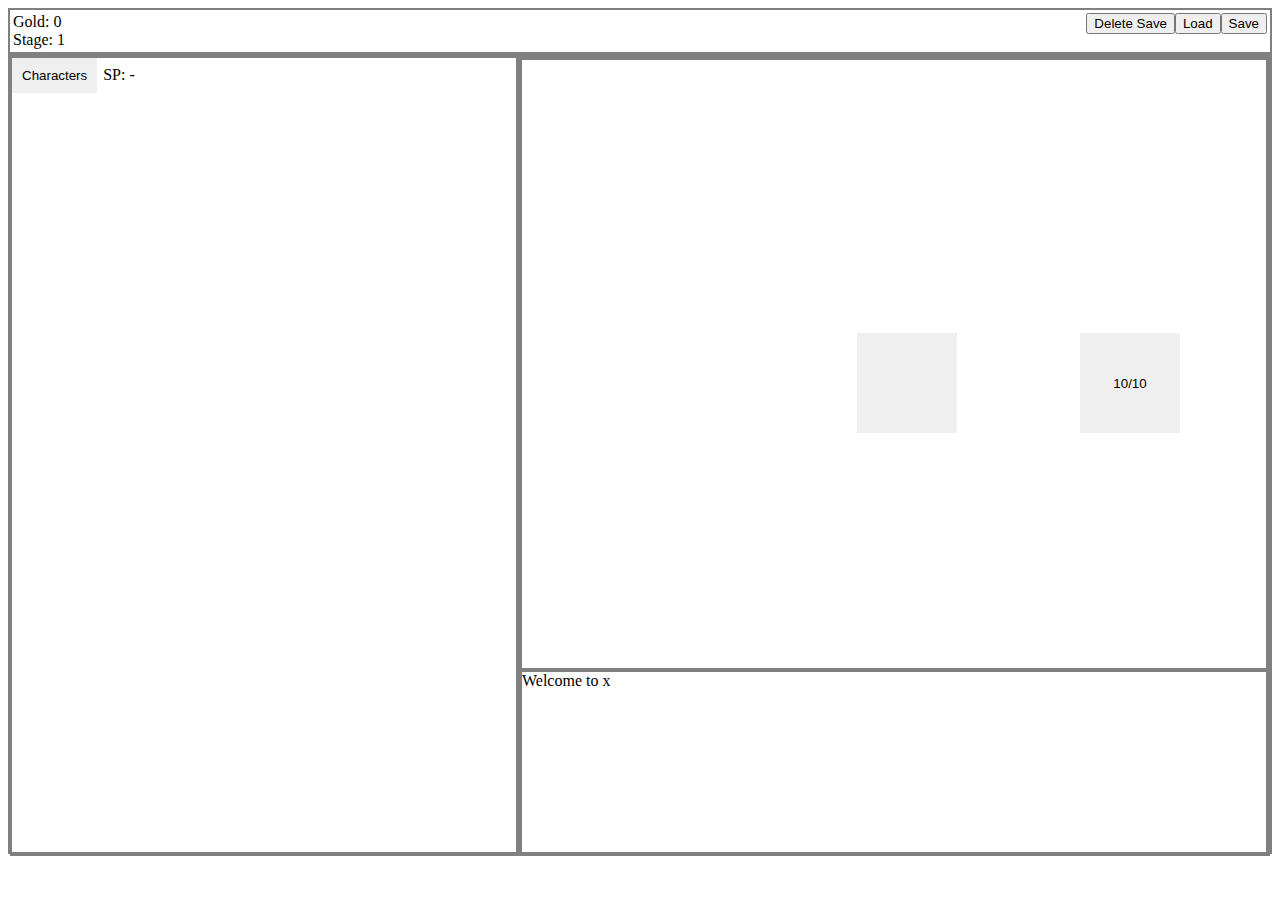
<file: TMS/index.html>
<html>

<head>
    <link rel="stylesheet" type="text/css" href="ui.css">
    </link>
</head>

<body>
    <div id="header">
        <div id="header-container">
            <button class="save" onClick="save()">Save</button>
            <button class="load" onclick="load()">Load</button>
            <button class="clear-save" onClick="clearSave()">Delete Save</button>
            Gold: <span id="gold">0</span>
            <br>
            Stage: <span id="stage">1</span>
        </div>

    </div>
    <div id="body">
        <div id="left">
            <div id="currentCharStats">
                <div id="charStatsHeader">
                    <div class="charDropdown">
                        <button onClick="dropdown()" class="dropdownButton">Characters</button>
                        <div id="charListDropdown" class="dropdown-content">
                        </div>
                    
                    </div>
                    <div id="SPheaderdiv">
                        <div class="spdiv">SP: <span id="spdisplay">-</span></div>
                    </div>
                    
                </div>
                <div id="statDisplay">
                        
                </div>
            </div>
        </div>
        <div id="right">
            <div id="party-div">
                <!--<button class="character" id="char1" disabled></button>
                    <button class="character" id="char2" disabled></button>
                    <button class="character" id="char3" disabled></button>
                    <button class="character" id="char4" disabled></button>-->
                <button class="character" id="char5"></button>
                <button id="enemy" onClick="clickAttack()">10/10</button>
            </div>
            <div id="combat-log">

            </div>
        </div>
    </div>
    <script type="text/javascript" src="utilities.js" defer></script>
    <script type="text/javascript" src="main.js" defer></script>
</body>
</html>
</file>
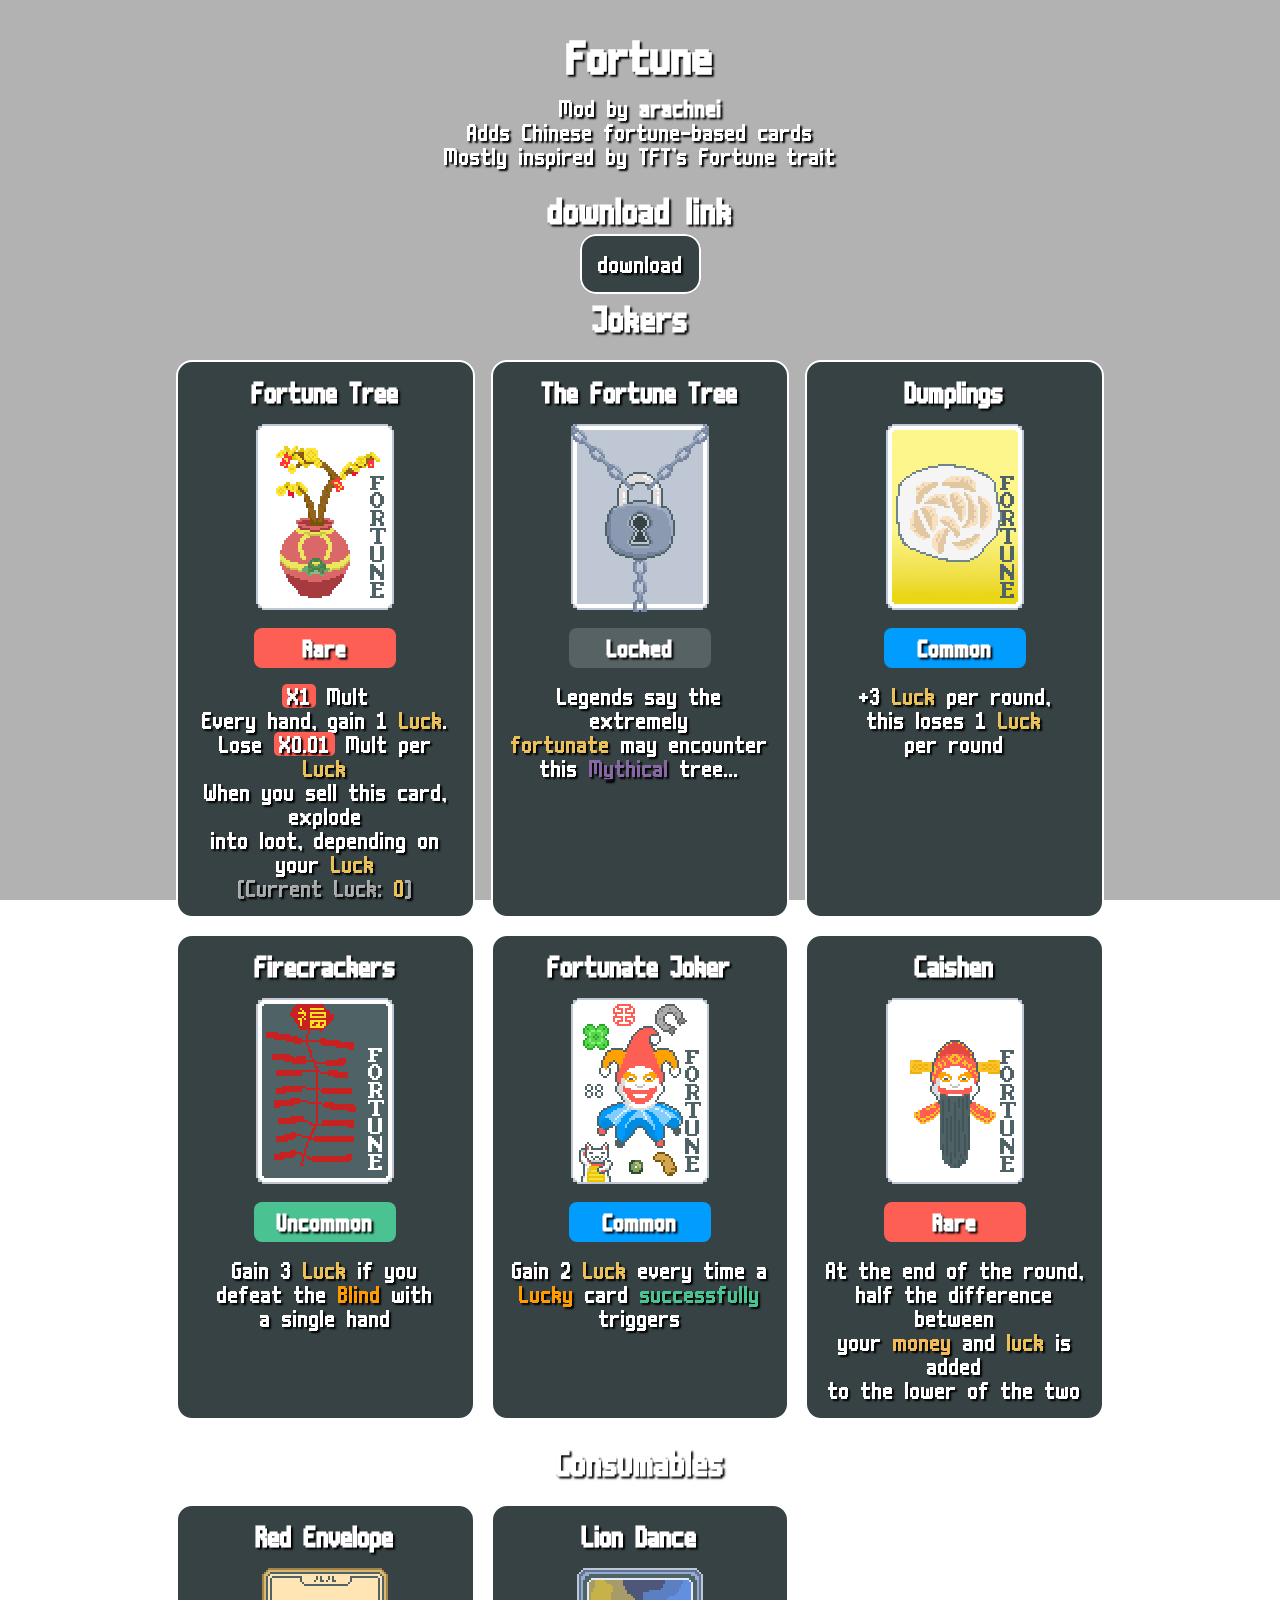
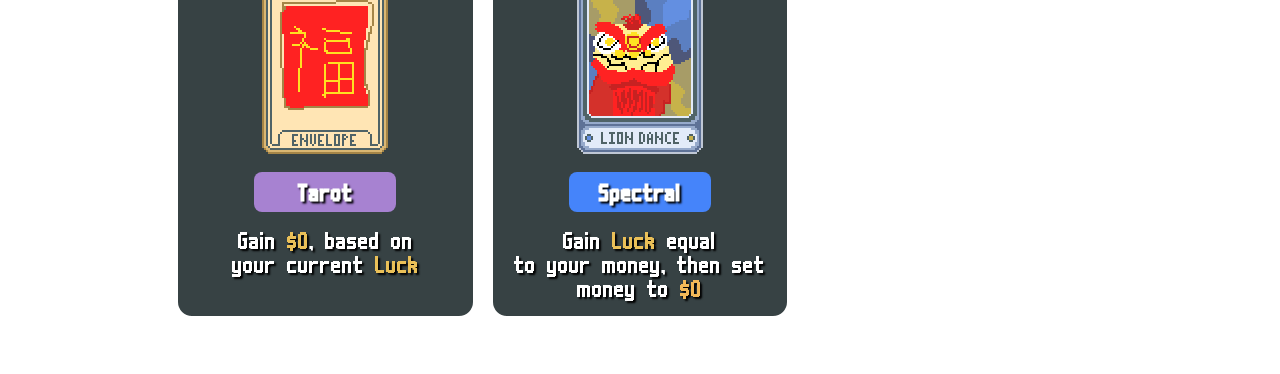
<file: balatro/arachnei_fortune/index.html>
<!DOCTYPE html>
<html lang="en">
<head>
  <meta charset="UTF-8">
  <meta name="viewport" content="width=device-width, initial-scale=1.0">
  <title>arachnei's Fortune</title>
  <script src="https://xemantic.github.io/shader-web-background/dist/shader-web-background.min.js"></script>
  <script type="x-shader/x-fragment" id="image">
    precision mediump float;
    #define SPIN_EASE 0.8
    #define spin_time 5.
    #define spin_amount 0.3
    #define contrast 3.

    // #define PIXEL_SIZE_FAC 700.

    // default colours
    // #define colour_1 vec4(1.0,0.3725490196,0.3333333333,1.0)
    // #define colour_2 vec4(0.0,0.6156862745,1.0,1.0)
    // #define colour_3 vec4(0.2156862745,0.2588235294,0.2666666667,1.0)
    
    #define colour_1 vec4(1.0,0.3725490196,0.3333333333,1.0)
    #define colour_2 vec4(1.0,0.8,0.15,1.0)
    #define colour_3 vec4(0.2156862745,0.2588235294,0.2666666667,1.0)

    uniform vec2 iResolution;
    uniform float iTime;

    void main( )
    {
      // uncomment to enable pixelated bg
      // float pixel_size = length(iResolution.xy)/PIXEL_SIZE_FAC;
      float pixel_size = 1.0;
      vec2 uv = (floor(gl_FragCoord.xy*(1./pixel_size))*pixel_size - 0.5*iResolution.xy)/length(iResolution.xy) - vec2(0.12, 0.);
      
      float uv_len = length(uv);
      
      float speed = (spin_time*SPIN_EASE*0.2) + 302.2;
      float new_pixel_angle = (atan(uv.y, uv.x)) + speed - SPIN_EASE*20.*(1.*spin_amount*uv_len + (1. - 1.*spin_amount));
      
      vec2 mid = vec2(0.5, 0.5);
      uv = (vec2((uv_len * cos(new_pixel_angle) + mid.x), (uv_len * sin(new_pixel_angle) + mid.y)) - mid);
      
      uv *= 30.;
      speed = iTime*(2.);
      vec2 uv2 = vec2(uv.x+uv.y);

      for(int i=0; i < 5; i++) {
        uv2 += sin(max(uv.x, uv.y)) + uv;
        uv  += 0.5*vec2(cos(5.1123314 + 0.353*uv2.y + speed*0.131121),sin(uv2.x - 0.113*speed));
        uv  -= 1.0*cos(uv.x + uv.y) - 1.0*sin(uv.x*0.711 - uv.y);
      }
      
      float contrast_mod = (0.25*contrast + 0.5*spin_amount + 1.2);
      float paint_res =min(2., max(0.,length(uv)*(0.035)*contrast_mod));
      float c1p = max(0.,1. - contrast_mod*abs(1.-paint_res));
      float c2p = max(0.,1. - contrast_mod*abs(paint_res));
      float c3p = 1. - min(1., c1p + c2p);

      // Output to screen
      gl_FragColor = (0.3/contrast)*colour_1 + (1. - 0.3/contrast)*(colour_1*c1p + colour_2*c2p + vec4(c3p*colour_3.rgb, c3p*colour_1.a));
    }
  </script>

  <link rel="stylesheet" href="style.css">
</head>
<body>
  <script>
    let t = 0;
    requestAnimationFrame(function update() {
      t += 1/120;
      requestAnimationFrame(update);
    });
    shaderWebBackground.shade({
      shaders: {
        image: {
          uniforms: {
            iResolution: (gl, loc, ctx) => gl.uniform2f(loc, ctx.width, ctx.height),
            iTime: (gl, loc, ctx) => gl.uniform1f(loc, t)
          }
        }
      }
    });
  </script>
  <div class="bg">
  </div>
  <main>
    <h1>Fortune</h1>
    <p>
      Mod by <b>arachnei</b><br>
      Adds Chinese fortune-based cards<br>
      Mostly inspired by TFT's Fortune trait
    </p>
    <br>
    <h2>download link</h2>
    <br>
    <a href="https://github.com/nicholassam6425/balatro-fortune" id="download">download</a>
    <br>
    <br>
    <div class="jokersfull">
      <h2>Jokers</h2>
      <br>
      <div class="jokers cards">
        
      </div>
      <br>
    </div>
    <div class="consumablesfull">
      <h2>Consumables</h2>
      <br>
      <div class="consumables cards">
        
      </div>
      <br>
    </div>
    <div class="cardmodsfull">
      <h2>card modifications</h2>
      <br>
      <div class="cardmods cards">
        
      </div>
      <br>
    </div>
    <div class="decksfull">
      <h2>decks</h2>
      <br>
      <div class="decks cards">
        
      </div>
      <br>
    </div>
    <div class="stickersfull">
      <h2>stickers</h2>
      <br>
      <div class="stickers cards">
        
      </div>
      <br>
    </div>
    <div class="blindsfull">
      <h2>blinds</h2>
      <br>
      <div class="blinds cards">
        
      </div>
      <br>
    </div>
  </main>
  <script src="addjokers.js" defer></script>
</body>
</html>
</file>
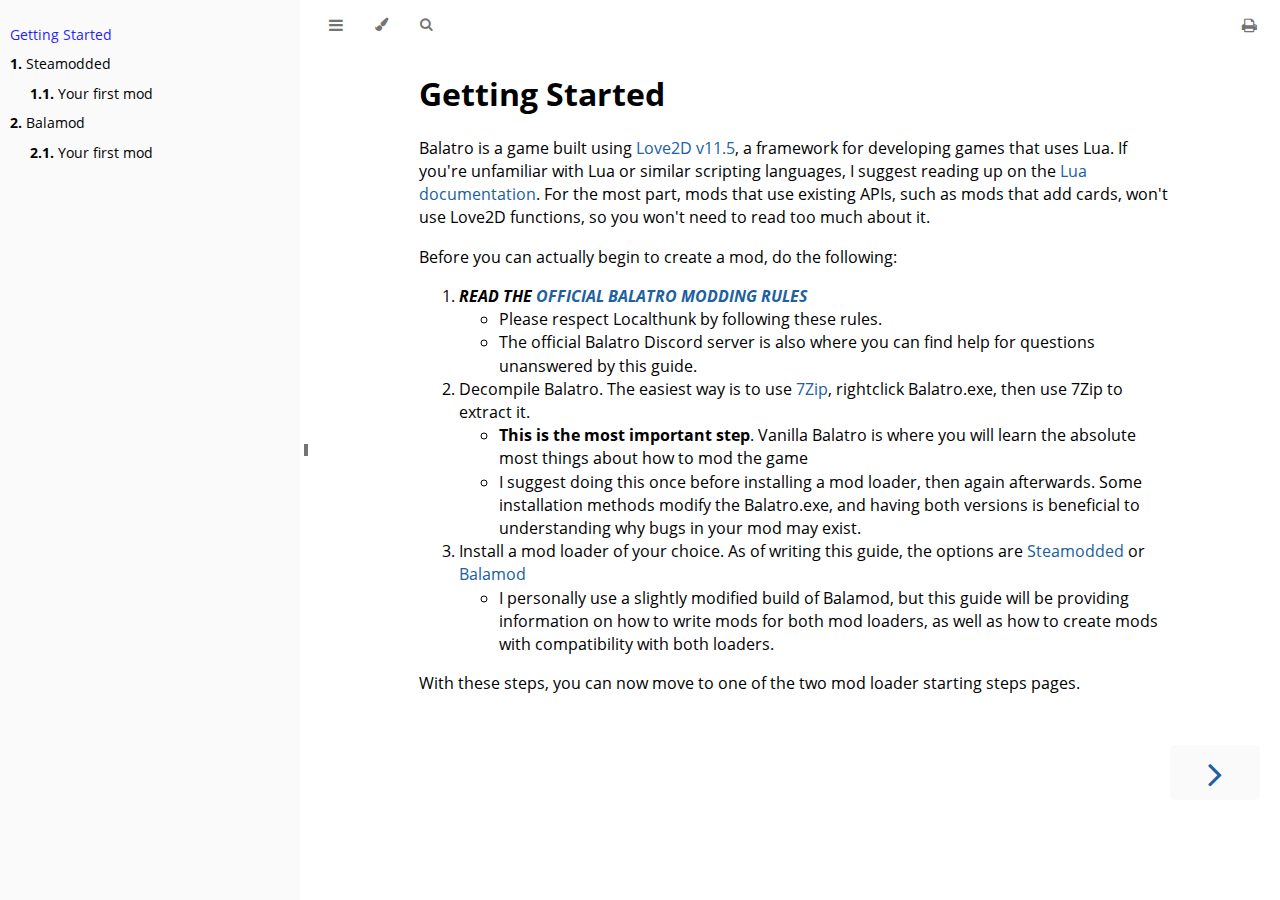
<file: balatro/modding_basics/index.html>
<!DOCTYPE HTML>
<html lang="en" class="light" dir="ltr">
    <head>
        <!-- Book generated using mdBook -->
        <meta charset="UTF-8">
        <title>Getting Started</title>


        <!-- Custom HTML head -->
        
        <meta name="description" content="">
        <meta name="viewport" content="width=device-width, initial-scale=1">
        <meta name="theme-color" content="#ffffff">

        <link rel="icon" href="favicon.svg">
        <link rel="shortcut icon" href="favicon.png">
        <link rel="stylesheet" href="css/variables.css">
        <link rel="stylesheet" href="css/general.css">
        <link rel="stylesheet" href="css/chrome.css">
        <link rel="stylesheet" href="css/print.css" media="print">

        <!-- Fonts -->
        <link rel="stylesheet" href="FontAwesome/css/font-awesome.css">
        <link rel="stylesheet" href="fonts/fonts.css">

        <!-- Highlight.js Stylesheets -->
        <link rel="stylesheet" href="highlight.css">
        <link rel="stylesheet" href="tomorrow-night.css">
        <link rel="stylesheet" href="ayu-highlight.css">

        <!-- Custom theme stylesheets -->

    </head>
    <body class="sidebar-visible no-js">
    <div id="body-container">
        <!-- Provide site root to javascript -->
        <script>
            var path_to_root = "";
            var default_theme = window.matchMedia("(prefers-color-scheme: dark)").matches ? "navy" : "light";
        </script>

        <!-- Work around some values being stored in localStorage wrapped in quotes -->
        <script>
            try {
                var theme = localStorage.getItem('mdbook-theme');
                var sidebar = localStorage.getItem('mdbook-sidebar');

                if (theme.startsWith('"') && theme.endsWith('"')) {
                    localStorage.setItem('mdbook-theme', theme.slice(1, theme.length - 1));
                }

                if (sidebar.startsWith('"') && sidebar.endsWith('"')) {
                    localStorage.setItem('mdbook-sidebar', sidebar.slice(1, sidebar.length - 1));
                }
            } catch (e) { }
        </script>

        <!-- Set the theme before any content is loaded, prevents flash -->
        <script>
            var theme;
            try { theme = localStorage.getItem('mdbook-theme'); } catch(e) { }
            if (theme === null || theme === undefined) { theme = default_theme; }
            var html = document.querySelector('html');
            html.classList.remove('light')
            html.classList.add(theme);
            var body = document.querySelector('body');
            body.classList.remove('no-js')
            body.classList.add('js');
        </script>

        <input type="checkbox" id="sidebar-toggle-anchor" class="hidden">

        <!-- Hide / unhide sidebar before it is displayed -->
        <script>
            var body = document.querySelector('body');
            var sidebar = null;
            var sidebar_toggle = document.getElementById("sidebar-toggle-anchor");
            if (document.body.clientWidth >= 1080) {
                try { sidebar = localStorage.getItem('mdbook-sidebar'); } catch(e) { }
                sidebar = sidebar || 'visible';
            } else {
                sidebar = 'hidden';
            }
            sidebar_toggle.checked = sidebar === 'visible';
            body.classList.remove('sidebar-visible');
            body.classList.add("sidebar-" + sidebar);
        </script>

        <nav id="sidebar" class="sidebar" aria-label="Table of contents">
            <div class="sidebar-scrollbox">
                <ol class="chapter"><li class="chapter-item expanded affix "><a href="chap1.html" class="active">Getting Started</a></li><li class="chapter-item expanded "><a href="steamodded/start.html"><strong aria-hidden="true">1.</strong> Steamodded</a></li><li><ol class="section"><li class="chapter-item expanded "><a href="steamodded/start.html"><strong aria-hidden="true">1.1.</strong> Your first mod</a></li></ol></li><li class="chapter-item expanded "><a href="balamod/start.html"><strong aria-hidden="true">2.</strong> Balamod</a></li><li><ol class="section"><li class="chapter-item expanded "><a href="balamod/start.html"><strong aria-hidden="true">2.1.</strong> Your first mod</a></li></ol></li></ol>
            </div>
            <div id="sidebar-resize-handle" class="sidebar-resize-handle">
                <div class="sidebar-resize-indicator"></div>
            </div>
        </nav>

        <!-- Track and set sidebar scroll position -->
        <script>
            var sidebarScrollbox = document.querySelector('#sidebar .sidebar-scrollbox');
            sidebarScrollbox.addEventListener('click', function(e) {
                if (e.target.tagName === 'A') {
                    sessionStorage.setItem('sidebar-scroll', sidebarScrollbox.scrollTop);
                }
            }, { passive: true });
            var sidebarScrollTop = sessionStorage.getItem('sidebar-scroll');
            sessionStorage.removeItem('sidebar-scroll');
            if (sidebarScrollTop) {
                // preserve sidebar scroll position when navigating via links within sidebar
                sidebarScrollbox.scrollTop = sidebarScrollTop;
            } else {
                // scroll sidebar to current active section when navigating via "next/previous chapter" buttons
                var activeSection = document.querySelector('#sidebar .active');
                if (activeSection) {
                    activeSection.scrollIntoView({ block: 'center' });
                }
            }
        </script>

        <div id="page-wrapper" class="page-wrapper">

            <div class="page">
                                <div id="menu-bar-hover-placeholder"></div>
                <div id="menu-bar" class="menu-bar sticky">
                    <div class="left-buttons">
                        <label id="sidebar-toggle" class="icon-button" for="sidebar-toggle-anchor" title="Toggle Table of Contents" aria-label="Toggle Table of Contents" aria-controls="sidebar">
                            <i class="fa fa-bars"></i>
                        </label>
                        <button id="theme-toggle" class="icon-button" type="button" title="Change theme" aria-label="Change theme" aria-haspopup="true" aria-expanded="false" aria-controls="theme-list">
                            <i class="fa fa-paint-brush"></i>
                        </button>
                        <ul id="theme-list" class="theme-popup" aria-label="Themes" role="menu">
                            <li role="none"><button role="menuitem" class="theme" id="light">Light</button></li>
                            <li role="none"><button role="menuitem" class="theme" id="rust">Rust</button></li>
                            <li role="none"><button role="menuitem" class="theme" id="coal">Coal</button></li>
                            <li role="none"><button role="menuitem" class="theme" id="navy">Navy</button></li>
                            <li role="none"><button role="menuitem" class="theme" id="ayu">Ayu</button></li>
                        </ul>
                        <button id="search-toggle" class="icon-button" type="button" title="Search. (Shortkey: s)" aria-label="Toggle Searchbar" aria-expanded="false" aria-keyshortcuts="S" aria-controls="searchbar">
                            <i class="fa fa-search"></i>
                        </button>
                    </div>

                    <h1 class="menu-title"></h1>

                    <div class="right-buttons">
                        <a href="print.html" title="Print this book" aria-label="Print this book">
                            <i id="print-button" class="fa fa-print"></i>
                        </a>

                    </div>
                </div>

                <div id="search-wrapper" class="hidden">
                    <form id="searchbar-outer" class="searchbar-outer">
                        <input type="search" id="searchbar" name="searchbar" placeholder="Search this book ..." aria-controls="searchresults-outer" aria-describedby="searchresults-header">
                    </form>
                    <div id="searchresults-outer" class="searchresults-outer hidden">
                        <div id="searchresults-header" class="searchresults-header"></div>
                        <ul id="searchresults">
                        </ul>
                    </div>
                </div>

                <!-- Apply ARIA attributes after the sidebar and the sidebar toggle button are added to the DOM -->
                <script>
                    document.getElementById('sidebar-toggle').setAttribute('aria-expanded', sidebar === 'visible');
                    document.getElementById('sidebar').setAttribute('aria-hidden', sidebar !== 'visible');
                    Array.from(document.querySelectorAll('#sidebar a')).forEach(function(link) {
                        link.setAttribute('tabIndex', sidebar === 'visible' ? 0 : -1);
                    });
                </script>

                <div id="content" class="content">
                    <main>
                        <h1 id="getting-started"><a class="header" href="#getting-started">Getting Started</a></h1>
<p>Balatro is a game built using <a href="https://love2d.org/wiki/Main_Page">Love2D v11.5</a>, a framework for developing games that uses Lua. If you're unfamiliar with Lua or similar scripting languages, I suggest reading up on the <a href="https://www.lua.org/manual/5.1/">Lua documentation</a>. For the most part, mods that use existing APIs, such as mods that add cards, won't use Love2D functions, so you won't need to read too much about it.</p>
<p>Before you can actually begin to create a mod, do the following:</p>
<ol>
<li><em><strong>READ THE <a href="https://discord.com/channels/1116389027176787968/1212395714920054864">OFFICIAL BALATRO MODDING RULES</a></strong></em>
<ul>
<li>Please respect Localthunk by following these rules.</li>
<li>The official Balatro Discord server is also where you can find help for questions unanswered by this guide.</li>
</ul>
</li>
<li>Decompile Balatro. The easiest way is to use <a href="https://www.7-zip.org/">7Zip</a>, rightclick Balatro.exe, then use 7Zip to extract it.
<ul>
<li><strong>This is the most important step</strong>. Vanilla Balatro is where you will learn the absolute most things about how to mod the game</li>
<li>I suggest doing this once before installing a mod loader, then again afterwards. Some installation methods modify the Balatro.exe, and having both versions is beneficial to understanding why bugs in your mod may exist.</li>
</ul>
</li>
<li>Install a mod loader of your choice. As of writing this guide, the options are <a href="https://github.com/Steamopollys/Steamodded">Steamodded</a> or <a href="https://github.com/balamod/balamod">Balamod</a>
<ul>
<li>I personally use a slightly modified build of Balamod, but this guide will be providing information on how to write mods for both mod loaders, as well as how to create mods with compatibility with both loaders.</li>
</ul>
</li>
</ol>
<p>With these steps, you can now move to one of the two mod loader starting steps pages.</p>

                    </main>

                    <nav class="nav-wrapper" aria-label="Page navigation">
                        <!-- Mobile navigation buttons -->

                            <a rel="next prefetch" href="steamodded/start.html" class="mobile-nav-chapters next" title="Next chapter" aria-label="Next chapter" aria-keyshortcuts="Right">
                                <i class="fa fa-angle-right"></i>
                            </a>

                        <div style="clear: both"></div>
                    </nav>
                </div>
            </div>

            <nav class="nav-wide-wrapper" aria-label="Page navigation">

                    <a rel="next prefetch" href="steamodded/start.html" class="nav-chapters next" title="Next chapter" aria-label="Next chapter" aria-keyshortcuts="Right">
                        <i class="fa fa-angle-right"></i>
                    </a>
            </nav>

        </div>

        <!-- Livereload script (if served using the cli tool) -->
        <script>
            const wsProtocol = location.protocol === 'https:' ? 'wss:' : 'ws:';
            const wsAddress = wsProtocol + "//" + location.host + "/" + "__livereload";
            const socket = new WebSocket(wsAddress);
            socket.onmessage = function (event) {
                if (event.data === "reload") {
                    socket.close();
                    location.reload();
                }
            };

            window.onbeforeunload = function() {
                socket.close();
            }
        </script>



        <script>
            window.playground_copyable = true;
        </script>


        <script src="elasticlunr.min.js"></script>
        <script src="mark.min.js"></script>
        <script src="searcher.js"></script>

        <script src="clipboard.min.js"></script>
        <script src="highlight.js"></script>
        <script src="book.js"></script>

        <!-- Custom JS scripts -->


    </div>
    </body>
</html>
</file>
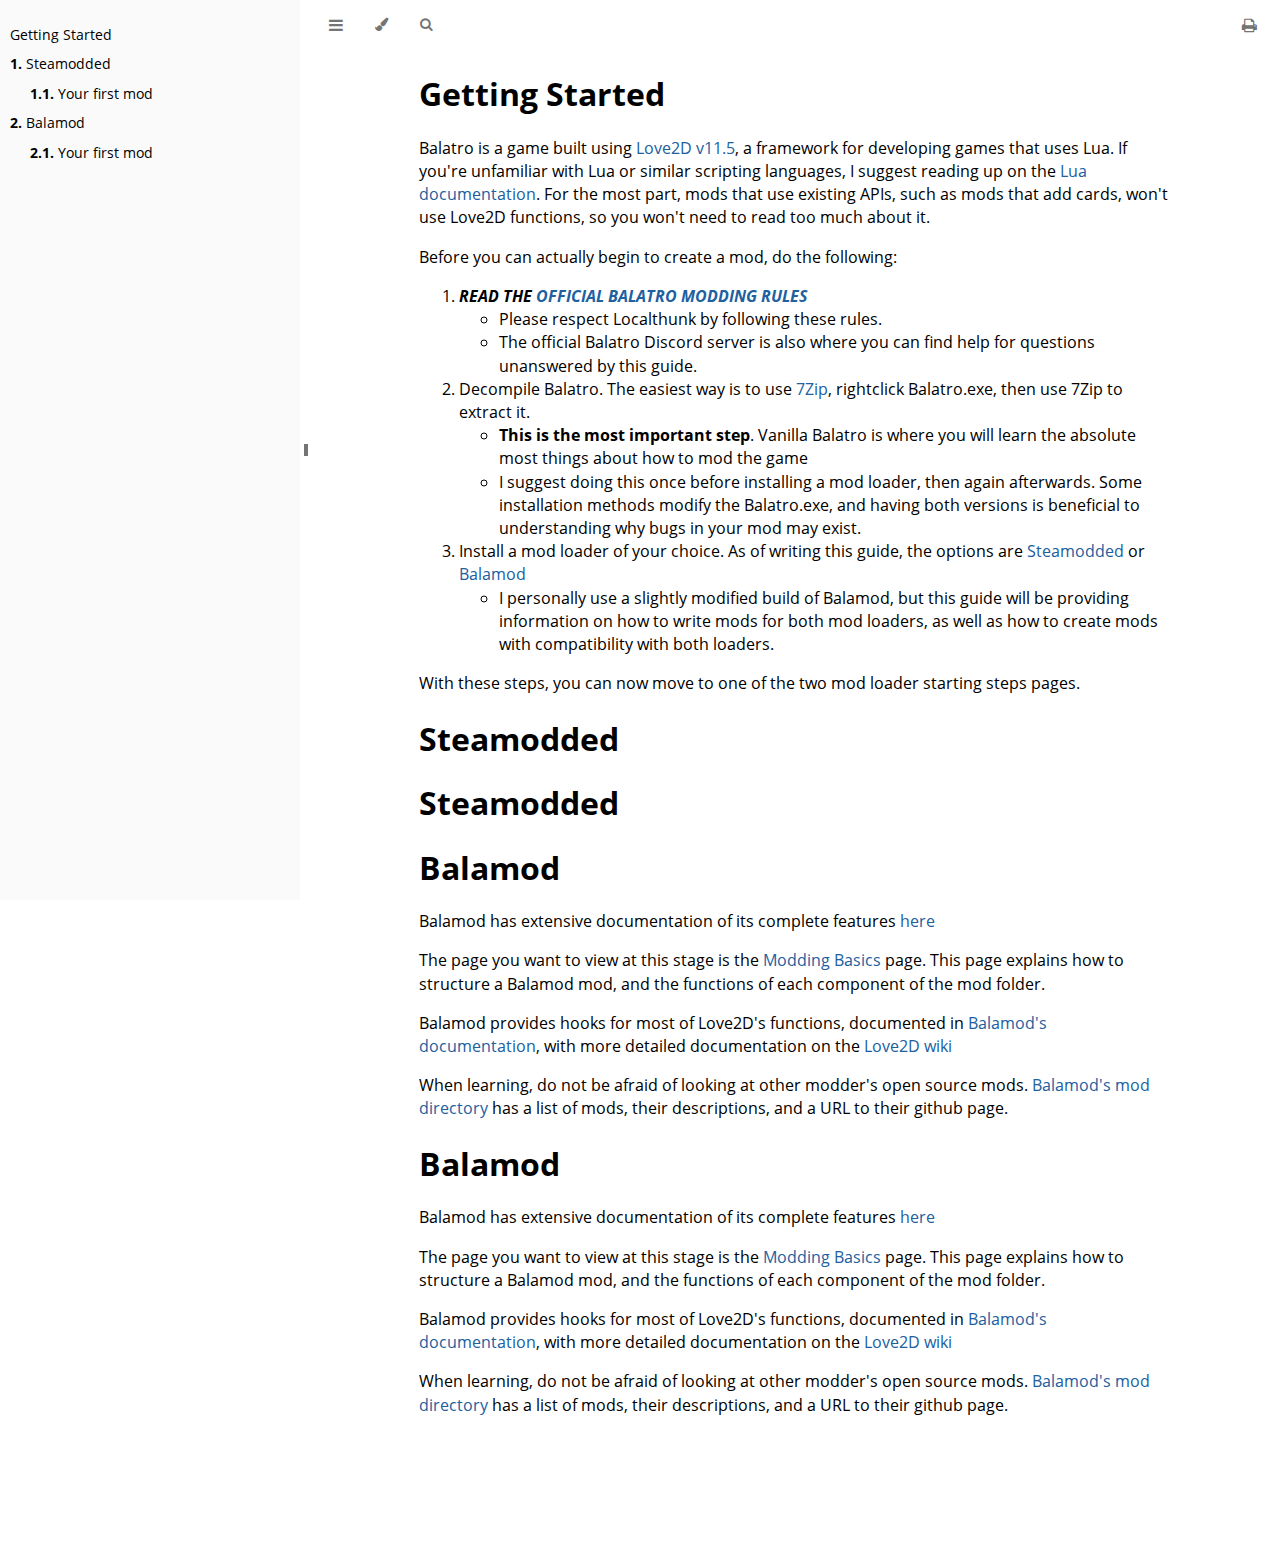
<file: balatro/modding_basics/print.html>
<!DOCTYPE HTML>
<html lang="en" class="light" dir="ltr">
    <head>
        <!-- Book generated using mdBook -->
        <meta charset="UTF-8">
        <title></title>
        <meta name="robots" content="noindex">


        <!-- Custom HTML head -->
        
        <meta name="description" content="">
        <meta name="viewport" content="width=device-width, initial-scale=1">
        <meta name="theme-color" content="#ffffff">

        <link rel="icon" href="favicon.svg">
        <link rel="shortcut icon" href="favicon.png">
        <link rel="stylesheet" href="css/variables.css">
        <link rel="stylesheet" href="css/general.css">
        <link rel="stylesheet" href="css/chrome.css">
        <link rel="stylesheet" href="css/print.css" media="print">

        <!-- Fonts -->
        <link rel="stylesheet" href="FontAwesome/css/font-awesome.css">
        <link rel="stylesheet" href="fonts/fonts.css">

        <!-- Highlight.js Stylesheets -->
        <link rel="stylesheet" href="highlight.css">
        <link rel="stylesheet" href="tomorrow-night.css">
        <link rel="stylesheet" href="ayu-highlight.css">

        <!-- Custom theme stylesheets -->

    </head>
    <body class="sidebar-visible no-js">
    <div id="body-container">
        <!-- Provide site root to javascript -->
        <script>
            var path_to_root = "";
            var default_theme = window.matchMedia("(prefers-color-scheme: dark)").matches ? "navy" : "light";
        </script>

        <!-- Work around some values being stored in localStorage wrapped in quotes -->
        <script>
            try {
                var theme = localStorage.getItem('mdbook-theme');
                var sidebar = localStorage.getItem('mdbook-sidebar');

                if (theme.startsWith('"') && theme.endsWith('"')) {
                    localStorage.setItem('mdbook-theme', theme.slice(1, theme.length - 1));
                }

                if (sidebar.startsWith('"') && sidebar.endsWith('"')) {
                    localStorage.setItem('mdbook-sidebar', sidebar.slice(1, sidebar.length - 1));
                }
            } catch (e) { }
        </script>

        <!-- Set the theme before any content is loaded, prevents flash -->
        <script>
            var theme;
            try { theme = localStorage.getItem('mdbook-theme'); } catch(e) { }
            if (theme === null || theme === undefined) { theme = default_theme; }
            var html = document.querySelector('html');
            html.classList.remove('light')
            html.classList.add(theme);
            var body = document.querySelector('body');
            body.classList.remove('no-js')
            body.classList.add('js');
        </script>

        <input type="checkbox" id="sidebar-toggle-anchor" class="hidden">

        <!-- Hide / unhide sidebar before it is displayed -->
        <script>
            var body = document.querySelector('body');
            var sidebar = null;
            var sidebar_toggle = document.getElementById("sidebar-toggle-anchor");
            if (document.body.clientWidth >= 1080) {
                try { sidebar = localStorage.getItem('mdbook-sidebar'); } catch(e) { }
                sidebar = sidebar || 'visible';
            } else {
                sidebar = 'hidden';
            }
            sidebar_toggle.checked = sidebar === 'visible';
            body.classList.remove('sidebar-visible');
            body.classList.add("sidebar-" + sidebar);
        </script>

        <nav id="sidebar" class="sidebar" aria-label="Table of contents">
            <div class="sidebar-scrollbox">
                <ol class="chapter"><li class="chapter-item expanded affix "><a href="chap1.html">Getting Started</a></li><li class="chapter-item expanded "><a href="steamodded/start.html"><strong aria-hidden="true">1.</strong> Steamodded</a></li><li><ol class="section"><li class="chapter-item expanded "><a href="steamodded/start.html"><strong aria-hidden="true">1.1.</strong> Your first mod</a></li></ol></li><li class="chapter-item expanded "><a href="balamod/start.html"><strong aria-hidden="true">2.</strong> Balamod</a></li><li><ol class="section"><li class="chapter-item expanded "><a href="balamod/start.html"><strong aria-hidden="true">2.1.</strong> Your first mod</a></li></ol></li></ol>
            </div>
            <div id="sidebar-resize-handle" class="sidebar-resize-handle">
                <div class="sidebar-resize-indicator"></div>
            </div>
        </nav>

        <!-- Track and set sidebar scroll position -->
        <script>
            var sidebarScrollbox = document.querySelector('#sidebar .sidebar-scrollbox');
            sidebarScrollbox.addEventListener('click', function(e) {
                if (e.target.tagName === 'A') {
                    sessionStorage.setItem('sidebar-scroll', sidebarScrollbox.scrollTop);
                }
            }, { passive: true });
            var sidebarScrollTop = sessionStorage.getItem('sidebar-scroll');
            sessionStorage.removeItem('sidebar-scroll');
            if (sidebarScrollTop) {
                // preserve sidebar scroll position when navigating via links within sidebar
                sidebarScrollbox.scrollTop = sidebarScrollTop;
            } else {
                // scroll sidebar to current active section when navigating via "next/previous chapter" buttons
                var activeSection = document.querySelector('#sidebar .active');
                if (activeSection) {
                    activeSection.scrollIntoView({ block: 'center' });
                }
            }
        </script>

        <div id="page-wrapper" class="page-wrapper">

            <div class="page">
                                <div id="menu-bar-hover-placeholder"></div>
                <div id="menu-bar" class="menu-bar sticky">
                    <div class="left-buttons">
                        <label id="sidebar-toggle" class="icon-button" for="sidebar-toggle-anchor" title="Toggle Table of Contents" aria-label="Toggle Table of Contents" aria-controls="sidebar">
                            <i class="fa fa-bars"></i>
                        </label>
                        <button id="theme-toggle" class="icon-button" type="button" title="Change theme" aria-label="Change theme" aria-haspopup="true" aria-expanded="false" aria-controls="theme-list">
                            <i class="fa fa-paint-brush"></i>
                        </button>
                        <ul id="theme-list" class="theme-popup" aria-label="Themes" role="menu">
                            <li role="none"><button role="menuitem" class="theme" id="light">Light</button></li>
                            <li role="none"><button role="menuitem" class="theme" id="rust">Rust</button></li>
                            <li role="none"><button role="menuitem" class="theme" id="coal">Coal</button></li>
                            <li role="none"><button role="menuitem" class="theme" id="navy">Navy</button></li>
                            <li role="none"><button role="menuitem" class="theme" id="ayu">Ayu</button></li>
                        </ul>
                        <button id="search-toggle" class="icon-button" type="button" title="Search. (Shortkey: s)" aria-label="Toggle Searchbar" aria-expanded="false" aria-keyshortcuts="S" aria-controls="searchbar">
                            <i class="fa fa-search"></i>
                        </button>
                    </div>

                    <h1 class="menu-title"></h1>

                    <div class="right-buttons">
                        <a href="print.html" title="Print this book" aria-label="Print this book">
                            <i id="print-button" class="fa fa-print"></i>
                        </a>

                    </div>
                </div>

                <div id="search-wrapper" class="hidden">
                    <form id="searchbar-outer" class="searchbar-outer">
                        <input type="search" id="searchbar" name="searchbar" placeholder="Search this book ..." aria-controls="searchresults-outer" aria-describedby="searchresults-header">
                    </form>
                    <div id="searchresults-outer" class="searchresults-outer hidden">
                        <div id="searchresults-header" class="searchresults-header"></div>
                        <ul id="searchresults">
                        </ul>
                    </div>
                </div>

                <!-- Apply ARIA attributes after the sidebar and the sidebar toggle button are added to the DOM -->
                <script>
                    document.getElementById('sidebar-toggle').setAttribute('aria-expanded', sidebar === 'visible');
                    document.getElementById('sidebar').setAttribute('aria-hidden', sidebar !== 'visible');
                    Array.from(document.querySelectorAll('#sidebar a')).forEach(function(link) {
                        link.setAttribute('tabIndex', sidebar === 'visible' ? 0 : -1);
                    });
                </script>

                <div id="content" class="content">
                    <main>
                        <h1 id="getting-started"><a class="header" href="#getting-started">Getting Started</a></h1>
<p>Balatro is a game built using <a href="https://love2d.org/wiki/Main_Page">Love2D v11.5</a>, a framework for developing games that uses Lua. If you're unfamiliar with Lua or similar scripting languages, I suggest reading up on the <a href="https://www.lua.org/manual/5.1/">Lua documentation</a>. For the most part, mods that use existing APIs, such as mods that add cards, won't use Love2D functions, so you won't need to read too much about it.</p>
<p>Before you can actually begin to create a mod, do the following:</p>
<ol>
<li><em><strong>READ THE <a href="https://discord.com/channels/1116389027176787968/1212395714920054864">OFFICIAL BALATRO MODDING RULES</a></strong></em>
<ul>
<li>Please respect Localthunk by following these rules.</li>
<li>The official Balatro Discord server is also where you can find help for questions unanswered by this guide.</li>
</ul>
</li>
<li>Decompile Balatro. The easiest way is to use <a href="https://www.7-zip.org/">7Zip</a>, rightclick Balatro.exe, then use 7Zip to extract it.
<ul>
<li><strong>This is the most important step</strong>. Vanilla Balatro is where you will learn the absolute most things about how to mod the game</li>
<li>I suggest doing this once before installing a mod loader, then again afterwards. Some installation methods modify the Balatro.exe, and having both versions is beneficial to understanding why bugs in your mod may exist.</li>
</ul>
</li>
<li>Install a mod loader of your choice. As of writing this guide, the options are <a href="https://github.com/Steamopollys/Steamodded">Steamodded</a> or <a href="https://github.com/balamod/balamod">Balamod</a>
<ul>
<li>I personally use a slightly modified build of Balamod, but this guide will be providing information on how to write mods for both mod loaders, as well as how to create mods with compatibility with both loaders.</li>
</ul>
</li>
</ol>
<p>With these steps, you can now move to one of the two mod loader starting steps pages.</p>
<div style="break-before: page; page-break-before: always;"></div><h1 id="steamodded"><a class="header" href="#steamodded">Steamodded</a></h1>
<div style="break-before: page; page-break-before: always;"></div><h1 id="steamodded-1"><a class="header" href="#steamodded-1">Steamodded</a></h1>
<div style="break-before: page; page-break-before: always;"></div><h1 id="balamod"><a class="header" href="#balamod">Balamod</a></h1>
<p>Balamod has extensive documentation of its complete features <a href="https://balamod.github.io/introduction.html">here</a></p>
<p>The page you want to view at this stage is the <a href="https://balamod.github.io/modding-basics.html">Modding Basics</a> page. This page explains how to structure a Balamod mod, and the functions of each component of the mod folder.</p>
<p>Balamod provides hooks for most of Love2D's functions, documented in <a href="https://balamod.github.io/events.html">Balamod's documentation</a>, with more detailed documentation on the <a href="https://love2d.org/wiki/love">Love2D wiki</a></p>
<p>When learning, do not be afraid of looking at other modder's open source mods. <a href="https://github.com/balamod/mods/blob/main/index.json">Balamod's mod directory</a> has a list of mods, their descriptions, and a URL to their github page.</p>
<div style="break-before: page; page-break-before: always;"></div><h1 id="balamod-1"><a class="header" href="#balamod-1">Balamod</a></h1>
<p>Balamod has extensive documentation of its complete features <a href="https://balamod.github.io/introduction.html">here</a></p>
<p>The page you want to view at this stage is the <a href="https://balamod.github.io/modding-basics.html">Modding Basics</a> page. This page explains how to structure a Balamod mod, and the functions of each component of the mod folder.</p>
<p>Balamod provides hooks for most of Love2D's functions, documented in <a href="https://balamod.github.io/events.html">Balamod's documentation</a>, with more detailed documentation on the <a href="https://love2d.org/wiki/love">Love2D wiki</a></p>
<p>When learning, do not be afraid of looking at other modder's open source mods. <a href="https://github.com/balamod/mods/blob/main/index.json">Balamod's mod directory</a> has a list of mods, their descriptions, and a URL to their github page.</p>

                    </main>

                    <nav class="nav-wrapper" aria-label="Page navigation">
                        <!-- Mobile navigation buttons -->


                        <div style="clear: both"></div>
                    </nav>
                </div>
            </div>

            <nav class="nav-wide-wrapper" aria-label="Page navigation">

            </nav>

        </div>

        <!-- Livereload script (if served using the cli tool) -->
        <script>
            const wsProtocol = location.protocol === 'https:' ? 'wss:' : 'ws:';
            const wsAddress = wsProtocol + "//" + location.host + "/" + "__livereload";
            const socket = new WebSocket(wsAddress);
            socket.onmessage = function (event) {
                if (event.data === "reload") {
                    socket.close();
                    location.reload();
                }
            };

            window.onbeforeunload = function() {
                socket.close();
            }
        </script>



        <script>
            window.playground_copyable = true;
        </script>


        <script src="elasticlunr.min.js"></script>
        <script src="mark.min.js"></script>
        <script src="searcher.js"></script>

        <script src="clipboard.min.js"></script>
        <script src="highlight.js"></script>
        <script src="book.js"></script>

        <!-- Custom JS scripts -->

        <script>
        window.addEventListener('load', function() {
            window.setTimeout(window.print, 100);
        });
        </script>

    </div>
    </body>
</html>
</file>
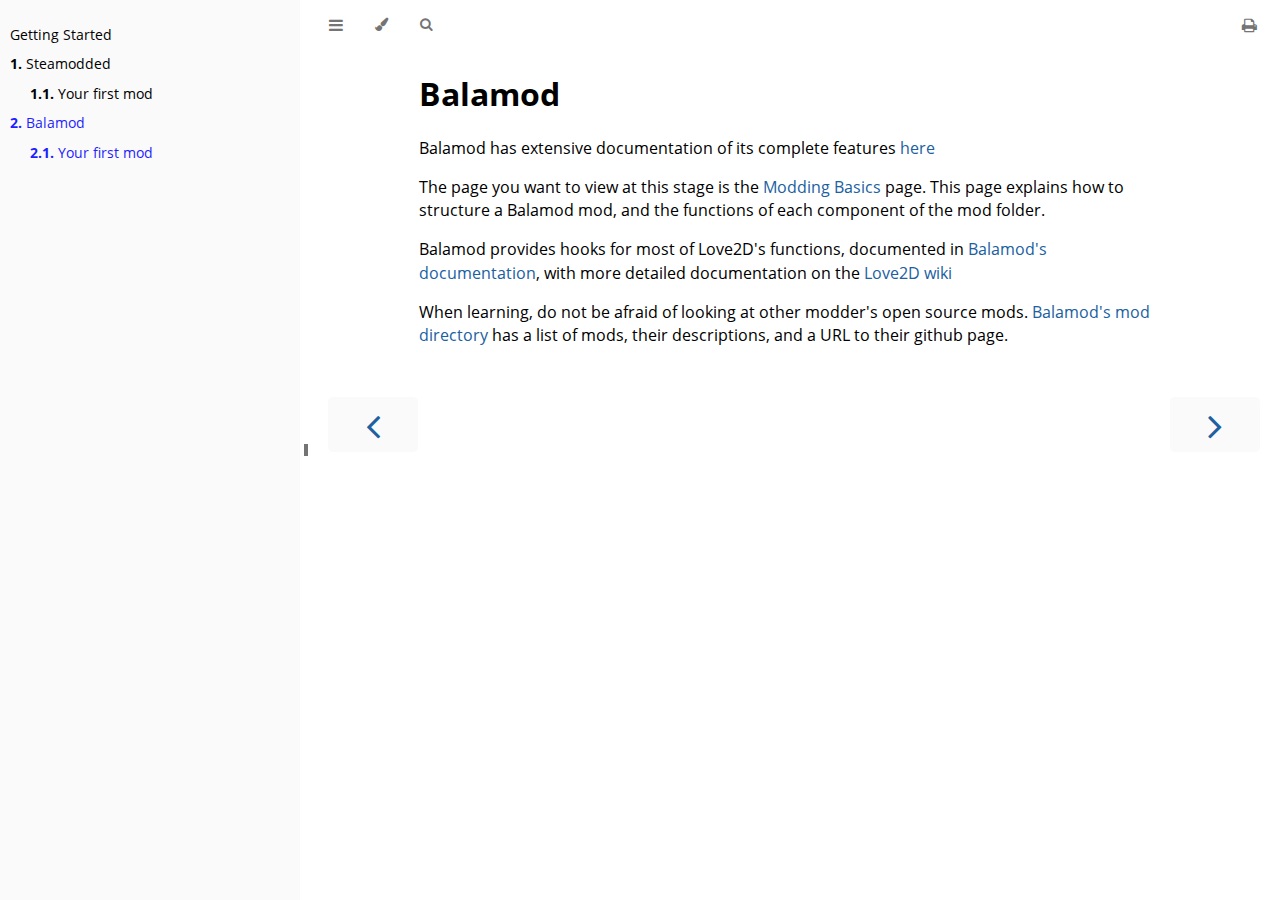
<file: balatro/modding_basics/balamod/start.html>
<!DOCTYPE HTML>
<html lang="en" class="light" dir="ltr">
    <head>
        <!-- Book generated using mdBook -->
        <meta charset="UTF-8">
        <title>Your first mod</title>


        <!-- Custom HTML head -->
        
        <meta name="description" content="">
        <meta name="viewport" content="width=device-width, initial-scale=1">
        <meta name="theme-color" content="#ffffff">

        <link rel="icon" href="../favicon.svg">
        <link rel="shortcut icon" href="../favicon.png">
        <link rel="stylesheet" href="../css/variables.css">
        <link rel="stylesheet" href="../css/general.css">
        <link rel="stylesheet" href="../css/chrome.css">
        <link rel="stylesheet" href="../css/print.css" media="print">

        <!-- Fonts -->
        <link rel="stylesheet" href="../FontAwesome/css/font-awesome.css">
        <link rel="stylesheet" href="../fonts/fonts.css">

        <!-- Highlight.js Stylesheets -->
        <link rel="stylesheet" href="../highlight.css">
        <link rel="stylesheet" href="../tomorrow-night.css">
        <link rel="stylesheet" href="../ayu-highlight.css">

        <!-- Custom theme stylesheets -->

    </head>
    <body class="sidebar-visible no-js">
    <div id="body-container">
        <!-- Provide site root to javascript -->
        <script>
            var path_to_root = "../";
            var default_theme = window.matchMedia("(prefers-color-scheme: dark)").matches ? "navy" : "light";
        </script>

        <!-- Work around some values being stored in localStorage wrapped in quotes -->
        <script>
            try {
                var theme = localStorage.getItem('mdbook-theme');
                var sidebar = localStorage.getItem('mdbook-sidebar');

                if (theme.startsWith('"') && theme.endsWith('"')) {
                    localStorage.setItem('mdbook-theme', theme.slice(1, theme.length - 1));
                }

                if (sidebar.startsWith('"') && sidebar.endsWith('"')) {
                    localStorage.setItem('mdbook-sidebar', sidebar.slice(1, sidebar.length - 1));
                }
            } catch (e) { }
        </script>

        <!-- Set the theme before any content is loaded, prevents flash -->
        <script>
            var theme;
            try { theme = localStorage.getItem('mdbook-theme'); } catch(e) { }
            if (theme === null || theme === undefined) { theme = default_theme; }
            var html = document.querySelector('html');
            html.classList.remove('light')
            html.classList.add(theme);
            var body = document.querySelector('body');
            body.classList.remove('no-js')
            body.classList.add('js');
        </script>

        <input type="checkbox" id="sidebar-toggle-anchor" class="hidden">

        <!-- Hide / unhide sidebar before it is displayed -->
        <script>
            var body = document.querySelector('body');
            var sidebar = null;
            var sidebar_toggle = document.getElementById("sidebar-toggle-anchor");
            if (document.body.clientWidth >= 1080) {
                try { sidebar = localStorage.getItem('mdbook-sidebar'); } catch(e) { }
                sidebar = sidebar || 'visible';
            } else {
                sidebar = 'hidden';
            }
            sidebar_toggle.checked = sidebar === 'visible';
            body.classList.remove('sidebar-visible');
            body.classList.add("sidebar-" + sidebar);
        </script>

        <nav id="sidebar" class="sidebar" aria-label="Table of contents">
            <div class="sidebar-scrollbox">
                <ol class="chapter"><li class="chapter-item expanded affix "><a href="../chap1.html">Getting Started</a></li><li class="chapter-item expanded "><a href="../steamodded/start.html"><strong aria-hidden="true">1.</strong> Steamodded</a></li><li><ol class="section"><li class="chapter-item expanded "><a href="../steamodded/start.html"><strong aria-hidden="true">1.1.</strong> Your first mod</a></li></ol></li><li class="chapter-item expanded "><a href="../balamod/start.html" class="active"><strong aria-hidden="true">2.</strong> Balamod</a></li><li><ol class="section"><li class="chapter-item expanded "><a href="../balamod/start.html" class="active"><strong aria-hidden="true">2.1.</strong> Your first mod</a></li></ol></li></ol>
            </div>
            <div id="sidebar-resize-handle" class="sidebar-resize-handle">
                <div class="sidebar-resize-indicator"></div>
            </div>
        </nav>

        <!-- Track and set sidebar scroll position -->
        <script>
            var sidebarScrollbox = document.querySelector('#sidebar .sidebar-scrollbox');
            sidebarScrollbox.addEventListener('click', function(e) {
                if (e.target.tagName === 'A') {
                    sessionStorage.setItem('sidebar-scroll', sidebarScrollbox.scrollTop);
                }
            }, { passive: true });
            var sidebarScrollTop = sessionStorage.getItem('sidebar-scroll');
            sessionStorage.removeItem('sidebar-scroll');
            if (sidebarScrollTop) {
                // preserve sidebar scroll position when navigating via links within sidebar
                sidebarScrollbox.scrollTop = sidebarScrollTop;
            } else {
                // scroll sidebar to current active section when navigating via "next/previous chapter" buttons
                var activeSection = document.querySelector('#sidebar .active');
                if (activeSection) {
                    activeSection.scrollIntoView({ block: 'center' });
                }
            }
        </script>

        <div id="page-wrapper" class="page-wrapper">

            <div class="page">
                                <div id="menu-bar-hover-placeholder"></div>
                <div id="menu-bar" class="menu-bar sticky">
                    <div class="left-buttons">
                        <label id="sidebar-toggle" class="icon-button" for="sidebar-toggle-anchor" title="Toggle Table of Contents" aria-label="Toggle Table of Contents" aria-controls="sidebar">
                            <i class="fa fa-bars"></i>
                        </label>
                        <button id="theme-toggle" class="icon-button" type="button" title="Change theme" aria-label="Change theme" aria-haspopup="true" aria-expanded="false" aria-controls="theme-list">
                            <i class="fa fa-paint-brush"></i>
                        </button>
                        <ul id="theme-list" class="theme-popup" aria-label="Themes" role="menu">
                            <li role="none"><button role="menuitem" class="theme" id="light">Light</button></li>
                            <li role="none"><button role="menuitem" class="theme" id="rust">Rust</button></li>
                            <li role="none"><button role="menuitem" class="theme" id="coal">Coal</button></li>
                            <li role="none"><button role="menuitem" class="theme" id="navy">Navy</button></li>
                            <li role="none"><button role="menuitem" class="theme" id="ayu">Ayu</button></li>
                        </ul>
                        <button id="search-toggle" class="icon-button" type="button" title="Search. (Shortkey: s)" aria-label="Toggle Searchbar" aria-expanded="false" aria-keyshortcuts="S" aria-controls="searchbar">
                            <i class="fa fa-search"></i>
                        </button>
                    </div>

                    <h1 class="menu-title"></h1>

                    <div class="right-buttons">
                        <a href="../print.html" title="Print this book" aria-label="Print this book">
                            <i id="print-button" class="fa fa-print"></i>
                        </a>

                    </div>
                </div>

                <div id="search-wrapper" class="hidden">
                    <form id="searchbar-outer" class="searchbar-outer">
                        <input type="search" id="searchbar" name="searchbar" placeholder="Search this book ..." aria-controls="searchresults-outer" aria-describedby="searchresults-header">
                    </form>
                    <div id="searchresults-outer" class="searchresults-outer hidden">
                        <div id="searchresults-header" class="searchresults-header"></div>
                        <ul id="searchresults">
                        </ul>
                    </div>
                </div>

                <!-- Apply ARIA attributes after the sidebar and the sidebar toggle button are added to the DOM -->
                <script>
                    document.getElementById('sidebar-toggle').setAttribute('aria-expanded', sidebar === 'visible');
                    document.getElementById('sidebar').setAttribute('aria-hidden', sidebar !== 'visible');
                    Array.from(document.querySelectorAll('#sidebar a')).forEach(function(link) {
                        link.setAttribute('tabIndex', sidebar === 'visible' ? 0 : -1);
                    });
                </script>

                <div id="content" class="content">
                    <main>
                        <h1 id="balamod"><a class="header" href="#balamod">Balamod</a></h1>
<p>Balamod has extensive documentation of its complete features <a href="https://balamod.github.io/introduction.html">here</a></p>
<p>The page you want to view at this stage is the <a href="https://balamod.github.io/modding-basics.html">Modding Basics</a> page. This page explains how to structure a Balamod mod, and the functions of each component of the mod folder.</p>
<p>Balamod provides hooks for most of Love2D's functions, documented in <a href="https://balamod.github.io/events.html">Balamod's documentation</a>, with more detailed documentation on the <a href="https://love2d.org/wiki/love">Love2D wiki</a></p>
<p>When learning, do not be afraid of looking at other modder's open source mods. <a href="https://github.com/balamod/mods/blob/main/index.json">Balamod's mod directory</a> has a list of mods, their descriptions, and a URL to their github page.</p>

                    </main>

                    <nav class="nav-wrapper" aria-label="Page navigation">
                        <!-- Mobile navigation buttons -->
                            <a rel="prev" href="../steamodded/start.html" class="mobile-nav-chapters previous" title="Previous chapter" aria-label="Previous chapter" aria-keyshortcuts="Left">
                                <i class="fa fa-angle-left"></i>
                            </a>

                            <a rel="next prefetch" href="../balamod/start.html" class="mobile-nav-chapters next" title="Next chapter" aria-label="Next chapter" aria-keyshortcuts="Right">
                                <i class="fa fa-angle-right"></i>
                            </a>

                        <div style="clear: both"></div>
                    </nav>
                </div>
            </div>

            <nav class="nav-wide-wrapper" aria-label="Page navigation">
                    <a rel="prev" href="../steamodded/start.html" class="nav-chapters previous" title="Previous chapter" aria-label="Previous chapter" aria-keyshortcuts="Left">
                        <i class="fa fa-angle-left"></i>
                    </a>

                    <a rel="next prefetch" href="../balamod/start.html" class="nav-chapters next" title="Next chapter" aria-label="Next chapter" aria-keyshortcuts="Right">
                        <i class="fa fa-angle-right"></i>
                    </a>
            </nav>

        </div>

        <!-- Livereload script (if served using the cli tool) -->
        <script>
            const wsProtocol = location.protocol === 'https:' ? 'wss:' : 'ws:';
            const wsAddress = wsProtocol + "//" + location.host + "/" + "__livereload";
            const socket = new WebSocket(wsAddress);
            socket.onmessage = function (event) {
                if (event.data === "reload") {
                    socket.close();
                    location.reload();
                }
            };

            window.onbeforeunload = function() {
                socket.close();
            }
        </script>



        <script>
            window.playground_copyable = true;
        </script>


        <script src="../elasticlunr.min.js"></script>
        <script src="../mark.min.js"></script>
        <script src="../searcher.js"></script>

        <script src="../clipboard.min.js"></script>
        <script src="../highlight.js"></script>
        <script src="../book.js"></script>

        <!-- Custom JS scripts -->


    </div>
    </body>
</html>
</file>
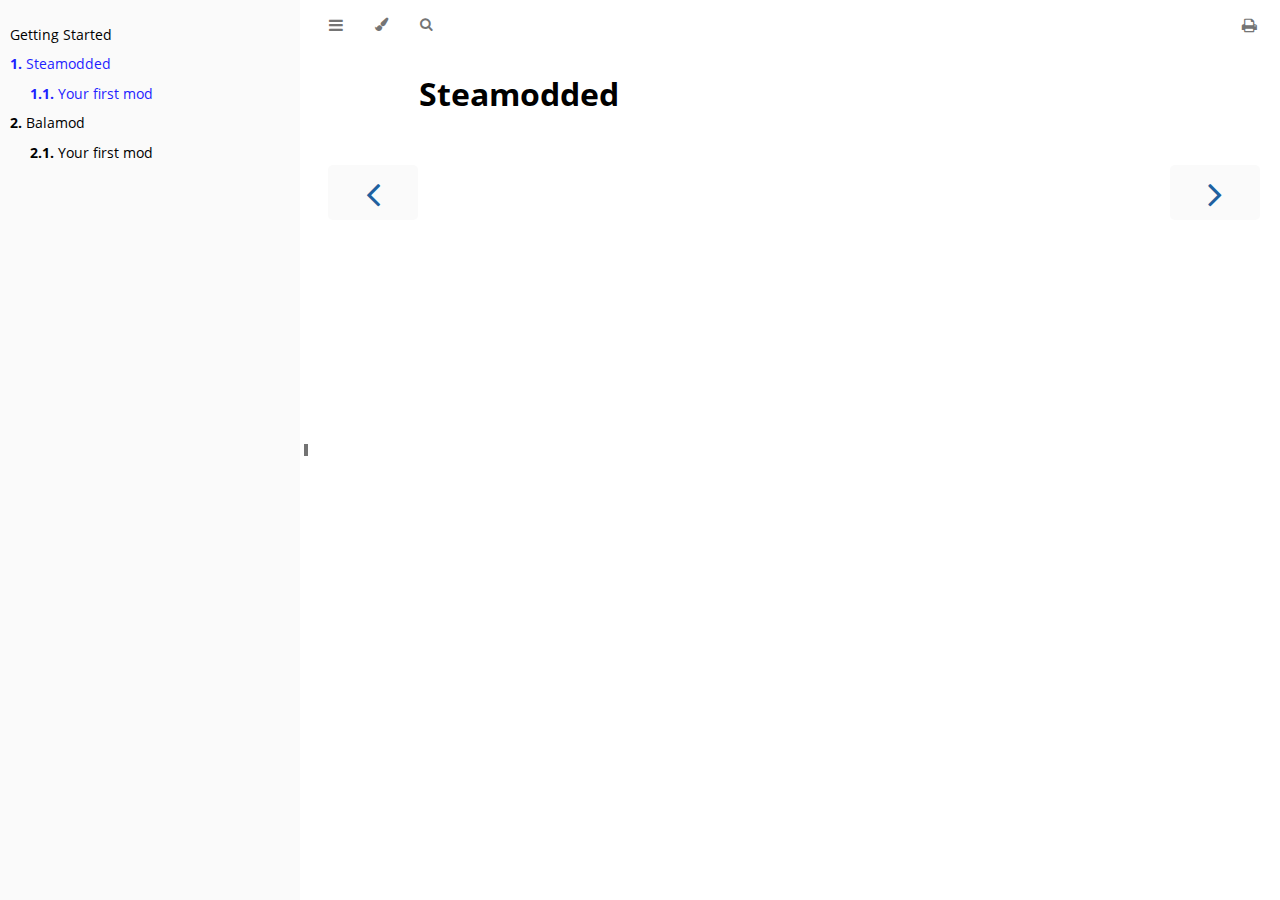
<file: balatro/modding_basics/steamodded/start.html>
<!DOCTYPE HTML>
<html lang="en" class="light" dir="ltr">
    <head>
        <!-- Book generated using mdBook -->
        <meta charset="UTF-8">
        <title>Your first mod</title>


        <!-- Custom HTML head -->
        
        <meta name="description" content="">
        <meta name="viewport" content="width=device-width, initial-scale=1">
        <meta name="theme-color" content="#ffffff">

        <link rel="icon" href="../favicon.svg">
        <link rel="shortcut icon" href="../favicon.png">
        <link rel="stylesheet" href="../css/variables.css">
        <link rel="stylesheet" href="../css/general.css">
        <link rel="stylesheet" href="../css/chrome.css">
        <link rel="stylesheet" href="../css/print.css" media="print">

        <!-- Fonts -->
        <link rel="stylesheet" href="../FontAwesome/css/font-awesome.css">
        <link rel="stylesheet" href="../fonts/fonts.css">

        <!-- Highlight.js Stylesheets -->
        <link rel="stylesheet" href="../highlight.css">
        <link rel="stylesheet" href="../tomorrow-night.css">
        <link rel="stylesheet" href="../ayu-highlight.css">

        <!-- Custom theme stylesheets -->

    </head>
    <body class="sidebar-visible no-js">
    <div id="body-container">
        <!-- Provide site root to javascript -->
        <script>
            var path_to_root = "../";
            var default_theme = window.matchMedia("(prefers-color-scheme: dark)").matches ? "navy" : "light";
        </script>

        <!-- Work around some values being stored in localStorage wrapped in quotes -->
        <script>
            try {
                var theme = localStorage.getItem('mdbook-theme');
                var sidebar = localStorage.getItem('mdbook-sidebar');

                if (theme.startsWith('"') && theme.endsWith('"')) {
                    localStorage.setItem('mdbook-theme', theme.slice(1, theme.length - 1));
                }

                if (sidebar.startsWith('"') && sidebar.endsWith('"')) {
                    localStorage.setItem('mdbook-sidebar', sidebar.slice(1, sidebar.length - 1));
                }
            } catch (e) { }
        </script>

        <!-- Set the theme before any content is loaded, prevents flash -->
        <script>
            var theme;
            try { theme = localStorage.getItem('mdbook-theme'); } catch(e) { }
            if (theme === null || theme === undefined) { theme = default_theme; }
            var html = document.querySelector('html');
            html.classList.remove('light')
            html.classList.add(theme);
            var body = document.querySelector('body');
            body.classList.remove('no-js')
            body.classList.add('js');
        </script>

        <input type="checkbox" id="sidebar-toggle-anchor" class="hidden">

        <!-- Hide / unhide sidebar before it is displayed -->
        <script>
            var body = document.querySelector('body');
            var sidebar = null;
            var sidebar_toggle = document.getElementById("sidebar-toggle-anchor");
            if (document.body.clientWidth >= 1080) {
                try { sidebar = localStorage.getItem('mdbook-sidebar'); } catch(e) { }
                sidebar = sidebar || 'visible';
            } else {
                sidebar = 'hidden';
            }
            sidebar_toggle.checked = sidebar === 'visible';
            body.classList.remove('sidebar-visible');
            body.classList.add("sidebar-" + sidebar);
        </script>

        <nav id="sidebar" class="sidebar" aria-label="Table of contents">
            <div class="sidebar-scrollbox">
                <ol class="chapter"><li class="chapter-item expanded affix "><a href="../chap1.html">Getting Started</a></li><li class="chapter-item expanded "><a href="../steamodded/start.html" class="active"><strong aria-hidden="true">1.</strong> Steamodded</a></li><li><ol class="section"><li class="chapter-item expanded "><a href="../steamodded/start.html" class="active"><strong aria-hidden="true">1.1.</strong> Your first mod</a></li></ol></li><li class="chapter-item expanded "><a href="../balamod/start.html"><strong aria-hidden="true">2.</strong> Balamod</a></li><li><ol class="section"><li class="chapter-item expanded "><a href="../balamod/start.html"><strong aria-hidden="true">2.1.</strong> Your first mod</a></li></ol></li></ol>
            </div>
            <div id="sidebar-resize-handle" class="sidebar-resize-handle">
                <div class="sidebar-resize-indicator"></div>
            </div>
        </nav>

        <!-- Track and set sidebar scroll position -->
        <script>
            var sidebarScrollbox = document.querySelector('#sidebar .sidebar-scrollbox');
            sidebarScrollbox.addEventListener('click', function(e) {
                if (e.target.tagName === 'A') {
                    sessionStorage.setItem('sidebar-scroll', sidebarScrollbox.scrollTop);
                }
            }, { passive: true });
            var sidebarScrollTop = sessionStorage.getItem('sidebar-scroll');
            sessionStorage.removeItem('sidebar-scroll');
            if (sidebarScrollTop) {
                // preserve sidebar scroll position when navigating via links within sidebar
                sidebarScrollbox.scrollTop = sidebarScrollTop;
            } else {
                // scroll sidebar to current active section when navigating via "next/previous chapter" buttons
                var activeSection = document.querySelector('#sidebar .active');
                if (activeSection) {
                    activeSection.scrollIntoView({ block: 'center' });
                }
            }
        </script>

        <div id="page-wrapper" class="page-wrapper">

            <div class="page">
                                <div id="menu-bar-hover-placeholder"></div>
                <div id="menu-bar" class="menu-bar sticky">
                    <div class="left-buttons">
                        <label id="sidebar-toggle" class="icon-button" for="sidebar-toggle-anchor" title="Toggle Table of Contents" aria-label="Toggle Table of Contents" aria-controls="sidebar">
                            <i class="fa fa-bars"></i>
                        </label>
                        <button id="theme-toggle" class="icon-button" type="button" title="Change theme" aria-label="Change theme" aria-haspopup="true" aria-expanded="false" aria-controls="theme-list">
                            <i class="fa fa-paint-brush"></i>
                        </button>
                        <ul id="theme-list" class="theme-popup" aria-label="Themes" role="menu">
                            <li role="none"><button role="menuitem" class="theme" id="light">Light</button></li>
                            <li role="none"><button role="menuitem" class="theme" id="rust">Rust</button></li>
                            <li role="none"><button role="menuitem" class="theme" id="coal">Coal</button></li>
                            <li role="none"><button role="menuitem" class="theme" id="navy">Navy</button></li>
                            <li role="none"><button role="menuitem" class="theme" id="ayu">Ayu</button></li>
                        </ul>
                        <button id="search-toggle" class="icon-button" type="button" title="Search. (Shortkey: s)" aria-label="Toggle Searchbar" aria-expanded="false" aria-keyshortcuts="S" aria-controls="searchbar">
                            <i class="fa fa-search"></i>
                        </button>
                    </div>

                    <h1 class="menu-title"></h1>

                    <div class="right-buttons">
                        <a href="../print.html" title="Print this book" aria-label="Print this book">
                            <i id="print-button" class="fa fa-print"></i>
                        </a>

                    </div>
                </div>

                <div id="search-wrapper" class="hidden">
                    <form id="searchbar-outer" class="searchbar-outer">
                        <input type="search" id="searchbar" name="searchbar" placeholder="Search this book ..." aria-controls="searchresults-outer" aria-describedby="searchresults-header">
                    </form>
                    <div id="searchresults-outer" class="searchresults-outer hidden">
                        <div id="searchresults-header" class="searchresults-header"></div>
                        <ul id="searchresults">
                        </ul>
                    </div>
                </div>

                <!-- Apply ARIA attributes after the sidebar and the sidebar toggle button are added to the DOM -->
                <script>
                    document.getElementById('sidebar-toggle').setAttribute('aria-expanded', sidebar === 'visible');
                    document.getElementById('sidebar').setAttribute('aria-hidden', sidebar !== 'visible');
                    Array.from(document.querySelectorAll('#sidebar a')).forEach(function(link) {
                        link.setAttribute('tabIndex', sidebar === 'visible' ? 0 : -1);
                    });
                </script>

                <div id="content" class="content">
                    <main>
                        <h1 id="steamodded"><a class="header" href="#steamodded">Steamodded</a></h1>

                    </main>

                    <nav class="nav-wrapper" aria-label="Page navigation">
                        <!-- Mobile navigation buttons -->
                            <a rel="prev" href="../chap1.html" class="mobile-nav-chapters previous" title="Previous chapter" aria-label="Previous chapter" aria-keyshortcuts="Left">
                                <i class="fa fa-angle-left"></i>
                            </a>

                            <a rel="next prefetch" href="../steamodded/start.html" class="mobile-nav-chapters next" title="Next chapter" aria-label="Next chapter" aria-keyshortcuts="Right">
                                <i class="fa fa-angle-right"></i>
                            </a>

                        <div style="clear: both"></div>
                    </nav>
                </div>
            </div>

            <nav class="nav-wide-wrapper" aria-label="Page navigation">
                    <a rel="prev" href="../chap1.html" class="nav-chapters previous" title="Previous chapter" aria-label="Previous chapter" aria-keyshortcuts="Left">
                        <i class="fa fa-angle-left"></i>
                    </a>

                    <a rel="next prefetch" href="../steamodded/start.html" class="nav-chapters next" title="Next chapter" aria-label="Next chapter" aria-keyshortcuts="Right">
                        <i class="fa fa-angle-right"></i>
                    </a>
            </nav>

        </div>

        <!-- Livereload script (if served using the cli tool) -->
        <script>
            const wsProtocol = location.protocol === 'https:' ? 'wss:' : 'ws:';
            const wsAddress = wsProtocol + "//" + location.host + "/" + "__livereload";
            const socket = new WebSocket(wsAddress);
            socket.onmessage = function (event) {
                if (event.data === "reload") {
                    socket.close();
                    location.reload();
                }
            };

            window.onbeforeunload = function() {
                socket.close();
            }
        </script>



        <script>
            window.playground_copyable = true;
        </script>


        <script src="../elasticlunr.min.js"></script>
        <script src="../mark.min.js"></script>
        <script src="../searcher.js"></script>

        <script src="../clipboard.min.js"></script>
        <script src="../highlight.js"></script>
        <script src="../book.js"></script>

        <!-- Custom JS scripts -->


    </div>
    </body>
</html>
</file>
<file: TMS/ui.css>
/* top bar. includes gold, save button, load button, delete save button */
#header {
    padding: 3px;
    border-style: solid;
    border-width: 2px;
    border-color: grey;
}
/* save button */
button.save {
    float: right;
    overflow: auto;
}
/* load button */
button.load {
    float: right;
    overflow: auto;
}
/* delete save button */
button.clear-save {
    float:right;
    overflow:auto;
}
/* everything that isnt the header */
#body {
    display: flex;
    flex-direction: row;
    flex-wrap: wrap;
    height: 90%;
    border-style: solid;
    border-width: 2px;
    border-color: grey;
}
/* character stat list + selector */
#left {
    order: 1;
    float: left;
    width: 40%;
    height: 100%;
    border-style: solid;
    border-width: 2px;
    border-color: grey;
}
/* party & enemy display + combat log */
#right {
    display: flex;
    flex-direction: column;
    order: 2;
    flex-grow: 1;
    float: right;
    width: 20%;
    border-style: solid;
    border-width: 2px;
    border-color: grey;
}
/* party & enemy display */
#party-div {
    position:relative;
    order: 1;
    height: 70%;
    flex-grow: 1;
    border-style: solid;
    border-width: 2px;
    border-color: grey;
}
/* combat log */
#combat-log {
    order: 2;
    height: 180px;
    border-style: solid;
    border-width: 2px;
    border-color: grey;
    overflow-y: auto;
    overflow-x: hidden;
}
/* party member button */
.character {
    position: absolute;
    z-index: 2;
    border: none;
    padding: 10px;
}
/* top left char */
#char1.character {
    top: 35%;
    left: 15%;
    width: 100px;
    height: 100px;
}
/* bottom left char */
#char2.character {
    top: 55%;
    left: 15%;
    width: 100px;
    height: 100px;
}
/* top middle char */
#char3.character {
    top: 35%;
    left: 30%;
    width: 100px;
    height: 100px;
}
/* bot middle char */
#char4.character {
    top: 55%;
    left: 30%;
    width: 100px;
    height: 100px;
}
/* frontline char */
#char5.character {
    top: 45%;
    left: 45%;
    width: 100px;
    height: 100px;
}
/* enemy button */
#enemy {
    border: none;
    padding: 10px;
    top: 45%;
    left: 75%;
    width: 100px;
    height: 100px;
    position: absolute;
    z-index: 2;
}
/* charlist dropdown button */
.dropdownButton {
    border: none;
    cursor: pointer;
    padding: 10px;
}
/* div for the dropdown button + dropdown content */
.charDropdown {
    display: relative;
    flex-direction: row;
    position: relative;
}
/* div for dropdown content */
.dropdown-content {
    width: fit-content;
    display: none;
    position: absolute;
    min-width: 160px;
    box-shadow: 0px 8px 16px 0px rgba(0,0,0,0.2);
    z-index: 1;
}
/* for each individual dropdown button */
.dropdown-content button {
    display: block;
    text-decoration: none;
    padding: 12px, 18px;
    color: black;
    border: none;
    min-width: 160px;
    text-align: left;
}
.dropdown-content button:disabled {
    background-color: gray;
}

#SPheaderdiv {
    margin-left: 6px;
    margin-top: 8px;
}

#currentCharStats {
    height: 100%;
    width: 100%;
    display: flex;
    flex-direction: column;
}
#charStatsHeader {
    display: flex;
    flex-direction: row;
    width: 100%;
}
#statDisplay {
    overflow: auto;
    display: flex;
    flex-direction: column;
    flex-grow: 1;
    width: 100%;
}

.upStatButton {
    border-radius: 0;
    background-color: rgb(207, 207, 207);
    color: black;
    float:right;
}

.statRow {
    display: flex;
    flex-direction: row;
}

.statName {
    width: 20%;
}
.statValue {
    width: 10%;
}
.upStat {
    flex-grow: 1;
}

/* toggle for dropdown */
.show {display:block;}
</file>
<file: balatro/arachnei_fortune/style.css>
/* import m6x11plus.ttf */

@font-face {
  font-family: 'm6x11plus';
  src: url('m6x11plus.ttf') format('truetype');
}

* {
  margin: 0;
  padding: 0;
  box-sizing: border-box;

  font-family: 'm6x11plus';
  text-shadow: #000 2px 2px 2px;
}

.bg {
  position: fixed;
  top: 0;
  left: 0;
  width: 100%;
  height: 100%;
  background: #000;
  opacity: 0.3;
  z-index: -1;
  pointer-events: none;
}

main {
  text-align: center;
  color: white;
  padding: 1rem;
  width: min(60rem, 100%);
  margin: 1rem auto;
  font-size: 1.5rem;
}

h1 {
  font-size: 3rem;
  margin-bottom: 1rem;
}

.cards {
  display: grid;
  grid-template-columns: repeat(auto-fill, minmax(15rem, 1fr));
  gap: 1rem;
}
.joker {
  display: flex;
  flex-direction: column;
  align-items: center;
  gap: 1rem;
  padding: 1rem;
  border: 2px solid white;
  border-radius: 1rem;

  background-color: #374244;
}
.joker img {
  height: 190px;
  image-rendering: pixelated;
}
img.hasback {
  background-image: url("img/sticker_bg.png");
  background-size: 142px 190px;
}
@keyframes blind-animate {
  from {object-position: 0px 0px}
  to {object-position: -2720px 0px}
}
.blinds .joker img {
  width: 136px;
  height: 136px;
  object-fit: cover;
  animation: blind-animate 2.1s linear infinite;
  animation-timing-function: steps(20, start);
}

#download {
  background-color: #374244;
  color: white;
  padding: 1rem;
  border: 2px solid white;
  border-radius: 1rem;
  cursor: pointer;
  text-decoration: none;
}

.rarity {
  width: 142px;
  border-radius: 8px;
  padding: 8px;
}
.soulholder {
  width: 142px;
  height: 190px;
  position: relative;
}
.soulholder img {
  position: absolute;
}
@keyframes soul-rotate {
  from {transform: rotateZ(-3deg)}
  to {transform: rotateZ(3deg)}
}
.soul-top {
  width: 142px;
  object-fit: cover;
  object-position: bottom;
  top: 0;
  left: 0;
  filter: drop-shadow(0px 0px 5px #4f6367);
  animation: soul-rotate 15s ease-in-out infinite alternate;
  animation-delay: -7.5s
}
.soul-bg {
  width: 142px;
  object-fit: cover;
  object-position: top;
  top: 0;
  left: 0;
}
</file>
<file: balatro/modding_basics/css/variables.css>
/* Globals */

:root {
    --sidebar-width: 300px;
    --sidebar-resize-indicator-width: 8px;
    --sidebar-resize-indicator-space: 2px;
    --page-padding: 15px;
    --content-max-width: 750px;
    --menu-bar-height: 50px;
    --mono-font: "Source Code Pro", Consolas, "Ubuntu Mono", Menlo, "DejaVu Sans Mono", monospace, monospace;
    --code-font-size: 0.875em /* please adjust the ace font size accordingly in editor.js */
}

/* Themes */

.ayu {
    --bg: hsl(210, 25%, 8%);
    --fg: #c5c5c5;

    --sidebar-bg: #14191f;
    --sidebar-fg: #c8c9db;
    --sidebar-non-existant: #5c6773;
    --sidebar-active: #ffb454;
    --sidebar-spacer: #2d334f;

    --scrollbar: var(--sidebar-fg);

    --icons: #737480;
    --icons-hover: #b7b9cc;

    --links: #0096cf;

    --inline-code-color: #ffb454;

    --theme-popup-bg: #14191f;
    --theme-popup-border: #5c6773;
    --theme-hover: #191f26;

    --quote-bg: hsl(226, 15%, 17%);
    --quote-border: hsl(226, 15%, 22%);

    --warning-border: #ff8e00;

    --table-border-color: hsl(210, 25%, 13%);
    --table-header-bg: hsl(210, 25%, 28%);
    --table-alternate-bg: hsl(210, 25%, 11%);

    --searchbar-border-color: #848484;
    --searchbar-bg: #424242;
    --searchbar-fg: #fff;
    --searchbar-shadow-color: #d4c89f;
    --searchresults-header-fg: #666;
    --searchresults-border-color: #888;
    --searchresults-li-bg: #252932;
    --search-mark-bg: #e3b171;

    --color-scheme: dark;
}

.coal {
    --bg: hsl(200, 7%, 8%);
    --fg: #98a3ad;

    --sidebar-bg: #292c2f;
    --sidebar-fg: #a1adb8;
    --sidebar-non-existant: #505254;
    --sidebar-active: #3473ad;
    --sidebar-spacer: #393939;

    --scrollbar: var(--sidebar-fg);

    --icons: #43484d;
    --icons-hover: #b3c0cc;

    --links: #2b79a2;

    --inline-code-color: #c5c8c6;

    --theme-popup-bg: #141617;
    --theme-popup-border: #43484d;
    --theme-hover: #1f2124;

    --quote-bg: hsl(234, 21%, 18%);
    --quote-border: hsl(234, 21%, 23%);

    --warning-border: #ff8e00;

    --table-border-color: hsl(200, 7%, 13%);
    --table-header-bg: hsl(200, 7%, 28%);
    --table-alternate-bg: hsl(200, 7%, 11%);

    --searchbar-border-color: #aaa;
    --searchbar-bg: #b7b7b7;
    --searchbar-fg: #000;
    --searchbar-shadow-color: #aaa;
    --searchresults-header-fg: #666;
    --searchresults-border-color: #98a3ad;
    --searchresults-li-bg: #2b2b2f;
    --search-mark-bg: #355c7d;

    --color-scheme: dark;
}

.light {
    --bg: hsl(0, 0%, 100%);
    --fg: hsl(0, 0%, 0%);

    --sidebar-bg: #fafafa;
    --sidebar-fg: hsl(0, 0%, 0%);
    --sidebar-non-existant: #aaaaaa;
    --sidebar-active: #1f1fff;
    --sidebar-spacer: #f4f4f4;

    --scrollbar: #8F8F8F;

    --icons: #747474;
    --icons-hover: #000000;

    --links: #20609f;

    --inline-code-color: #301900;

    --theme-popup-bg: #fafafa;
    --theme-popup-border: #cccccc;
    --theme-hover: #e6e6e6;

    --quote-bg: hsl(197, 37%, 96%);
    --quote-border: hsl(197, 37%, 91%);

    --warning-border: #ff8e00;

    --table-border-color: hsl(0, 0%, 95%);
    --table-header-bg: hsl(0, 0%, 80%);
    --table-alternate-bg: hsl(0, 0%, 97%);

    --searchbar-border-color: #aaa;
    --searchbar-bg: #fafafa;
    --searchbar-fg: #000;
    --searchbar-shadow-color: #aaa;
    --searchresults-header-fg: #666;
    --searchresults-border-color: #888;
    --searchresults-li-bg: #e4f2fe;
    --search-mark-bg: #a2cff5;

    --color-scheme: light;
}

.navy {
    --bg: hsl(226, 23%, 11%);
    --fg: #bcbdd0;

    --sidebar-bg: #282d3f;
    --sidebar-fg: #c8c9db;
    --sidebar-non-existant: #505274;
    --sidebar-active: #2b79a2;
    --sidebar-spacer: #2d334f;

    --scrollbar: var(--sidebar-fg);

    --icons: #737480;
    --icons-hover: #b7b9cc;

    --links: #2b79a2;

    --inline-code-color: #c5c8c6;

    --theme-popup-bg: #161923;
    --theme-popup-border: #737480;
    --theme-hover: #282e40;

    --quote-bg: hsl(226, 15%, 17%);
    --quote-border: hsl(226, 15%, 22%);

    --warning-border: #ff8e00;

    --table-border-color: hsl(226, 23%, 16%);
    --table-header-bg: hsl(226, 23%, 31%);
    --table-alternate-bg: hsl(226, 23%, 14%);

    --searchbar-border-color: #aaa;
    --searchbar-bg: #aeaec6;
    --searchbar-fg: #000;
    --searchbar-shadow-color: #aaa;
    --searchresults-header-fg: #5f5f71;
    --searchresults-border-color: #5c5c68;
    --searchresults-li-bg: #242430;
    --search-mark-bg: #a2cff5;

    --color-scheme: dark;
}

.rust {
    --bg: hsl(60, 9%, 87%);
    --fg: #262625;

    --sidebar-bg: #3b2e2a;
    --sidebar-fg: #c8c9db;
    --sidebar-non-existant: #505254;
    --sidebar-active: #e69f67;
    --sidebar-spacer: #45373a;

    --scrollbar: var(--sidebar-fg);

    --icons: #737480;
    --icons-hover: #262625;

    --links: #2b79a2;

    --inline-code-color: #6e6b5e;

    --theme-popup-bg: #e1e1db;
    --theme-popup-border: #b38f6b;
    --theme-hover: #99908a;

    --quote-bg: hsl(60, 5%, 75%);
    --quote-border: hsl(60, 5%, 70%);

    --warning-border: #ff8e00;

    --table-border-color: hsl(60, 9%, 82%);
    --table-header-bg: #b3a497;
    --table-alternate-bg: hsl(60, 9%, 84%);

    --searchbar-border-color: #aaa;
    --searchbar-bg: #fafafa;
    --searchbar-fg: #000;
    --searchbar-shadow-color: #aaa;
    --searchresults-header-fg: #666;
    --searchresults-border-color: #888;
    --searchresults-li-bg: #dec2a2;
    --search-mark-bg: #e69f67;

    --color-scheme: light;
}

@media (prefers-color-scheme: dark) {
    .light.no-js {
        --bg: hsl(200, 7%, 8%);
        --fg: #98a3ad;

        --sidebar-bg: #292c2f;
        --sidebar-fg: #a1adb8;
        --sidebar-non-existant: #505254;
        --sidebar-active: #3473ad;
        --sidebar-spacer: #393939;

        --scrollbar: var(--sidebar-fg);

        --icons: #43484d;
        --icons-hover: #b3c0cc;

        --links: #2b79a2;

        --inline-code-color: #c5c8c6;

        --theme-popup-bg: #141617;
        --theme-popup-border: #43484d;
        --theme-hover: #1f2124;

        --quote-bg: hsl(234, 21%, 18%);
        --quote-border: hsl(234, 21%, 23%);

        --warning-border: #ff8e00;

        --table-border-color: hsl(200, 7%, 13%);
        --table-header-bg: hsl(200, 7%, 28%);
        --table-alternate-bg: hsl(200, 7%, 11%);

        --searchbar-border-color: #aaa;
        --searchbar-bg: #b7b7b7;
        --searchbar-fg: #000;
        --searchbar-shadow-color: #aaa;
        --searchresults-header-fg: #666;
        --searchresults-border-color: #98a3ad;
        --searchresults-li-bg: #2b2b2f;
        --search-mark-bg: #355c7d;
    }
}
</file>
<file: balatro/modding_basics/css/general.css>
/* Base styles and content styles */

:root {
    /* Browser default font-size is 16px, this way 1 rem = 10px */
    font-size: 62.5%;
    color-scheme: var(--color-scheme);
}

html {
    font-family: "Open Sans", sans-serif;
    color: var(--fg);
    background-color: var(--bg);
    text-size-adjust: none;
    -webkit-text-size-adjust: none;
}

body {
    margin: 0;
    font-size: 1.6rem;
    overflow-x: hidden;
}

code {
    font-family: var(--mono-font) !important;
    font-size: var(--code-font-size);
    direction: ltr !important;
}

/* make long words/inline code not x overflow */
main {
    overflow-wrap: break-word;
}

/* make wide tables scroll if they overflow */
.table-wrapper {
    overflow-x: auto;
}

/* Don't change font size in headers. */
h1 code, h2 code, h3 code, h4 code, h5 code, h6 code {
    font-size: unset;
}

.left { float: left; }
.right { float: right; }
.boring { opacity: 0.6; }
.hide-boring .boring { display: none; }
.hidden { display: none !important; }

h2, h3 { margin-block-start: 2.5em; }
h4, h5 { margin-block-start: 2em; }

.header + .header h3,
.header + .header h4,
.header + .header h5 {
    margin-block-start: 1em;
}

h1:target::before,
h2:target::before,
h3:target::before,
h4:target::before,
h5:target::before,
h6:target::before {
    display: inline-block;
    content: "»";
    margin-inline-start: -30px;
    width: 30px;
}

/* This is broken on Safari as of version 14, but is fixed
   in Safari Technology Preview 117 which I think will be Safari 14.2.
   https://bugs.webkit.org/show_bug.cgi?id=218076
*/
:target {
    /* Safari does not support logical properties */
    scroll-margin-top: calc(var(--menu-bar-height) + 0.5em);
}

.page {
    outline: 0;
    padding: 0 var(--page-padding);
    margin-block-start: calc(0px - var(--menu-bar-height)); /* Compensate for the #menu-bar-hover-placeholder */
}
.page-wrapper {
    box-sizing: border-box;
    background-color: var(--bg);
}
.no-js .page-wrapper,
.js:not(.sidebar-resizing) .page-wrapper {
    transition: margin-left 0.3s ease, transform 0.3s ease; /* Animation: slide away */
}
[dir=rtl] .js:not(.sidebar-resizing) .page-wrapper {
    transition: margin-right 0.3s ease, transform 0.3s ease; /* Animation: slide away */
}

.content {
    overflow-y: auto;
    padding: 0 5px 50px 5px;
}
.content main {
    margin-inline-start: auto;
    margin-inline-end: auto;
    max-width: var(--content-max-width);
}
.content p { line-height: 1.45em; }
.content ol { line-height: 1.45em; }
.content ul { line-height: 1.45em; }
.content a { text-decoration: none; }
.content a:hover { text-decoration: underline; }
.content img, .content video { max-width: 100%; }
.content .header:link,
.content .header:visited {
    color: var(--fg);
}
.content .header:link,
.content .header:visited:hover {
    text-decoration: none;
}

table {
    margin: 0 auto;
    border-collapse: collapse;
}
table td {
    padding: 3px 20px;
    border: 1px var(--table-border-color) solid;
}
table thead {
    background: var(--table-header-bg);
}
table thead td {
    font-weight: 700;
    border: none;
}
table thead th {
    padding: 3px 20px;
}
table thead tr {
    border: 1px var(--table-header-bg) solid;
}
/* Alternate background colors for rows */
table tbody tr:nth-child(2n) {
    background: var(--table-alternate-bg);
}


blockquote {
    margin: 20px 0;
    padding: 0 20px;
    color: var(--fg);
    background-color: var(--quote-bg);
    border-block-start: .1em solid var(--quote-border);
    border-block-end: .1em solid var(--quote-border);
}

.warning {
    margin: 20px;
    padding: 0 20px;
    border-inline-start: 2px solid var(--warning-border);
}

.warning:before {
    position: absolute;
    width: 3rem;
    height: 3rem;
    margin-inline-start: calc(-1.5rem - 21px);
    content: "ⓘ";
    text-align: center;
    background-color: var(--bg);
    color: var(--warning-border);
    font-weight: bold;
    font-size: 2rem;
}

blockquote .warning:before {
    background-color: var(--quote-bg);
}

kbd {
    background-color: var(--table-border-color);
    border-radius: 4px;
    border: solid 1px var(--theme-popup-border);
    box-shadow: inset 0 -1px 0 var(--theme-hover);
    display: inline-block;
    font-size: var(--code-font-size);
    font-family: var(--mono-font);
    line-height: 10px;
    padding: 4px 5px;
    vertical-align: middle;
}

:not(.footnote-definition) + .footnote-definition,
.footnote-definition + :not(.footnote-definition) {
    margin-block-start: 2em;
}
.footnote-definition {
    font-size: 0.9em;
    margin: 0.5em 0;
}
.footnote-definition p {
    display: inline;
}

.tooltiptext {
    position: absolute;
    visibility: hidden;
    color: #fff;
    background-color: #333;
    transform: translateX(-50%); /* Center by moving tooltip 50% of its width left */
    left: -8px; /* Half of the width of the icon */
    top: -35px;
    font-size: 0.8em;
    text-align: center;
    border-radius: 6px;
    padding: 5px 8px;
    margin: 5px;
    z-index: 1000;
}
.tooltipped .tooltiptext {
    visibility: visible;
}

.chapter li.part-title {
    color: var(--sidebar-fg);
    margin: 5px 0px;
    font-weight: bold;
}

.result-no-output {
    font-style: italic;
}
</file>
<file: balatro/modding_basics/css/chrome.css>
/* CSS for UI elements (a.k.a. chrome) */

html {
    scrollbar-color: var(--scrollbar) var(--bg);
}
#searchresults a,
.content a:link,
a:visited,
a > .hljs {
    color: var(--links);
}

/*
    body-container is necessary because mobile browsers don't seem to like
    overflow-x on the body tag when there is a <meta name="viewport"> tag.
*/
#body-container {
    /*
        This is used when the sidebar pushes the body content off the side of
        the screen on small screens. Without it, dragging on mobile Safari
        will want to reposition the viewport in a weird way.
    */
    overflow-x: clip;
}

/* Menu Bar */

#menu-bar,
#menu-bar-hover-placeholder {
    z-index: 101;
    margin: auto calc(0px - var(--page-padding));
}
#menu-bar {
    position: relative;
    display: flex;
    flex-wrap: wrap;
    background-color: var(--bg);
    border-block-end-color: var(--bg);
    border-block-end-width: 1px;
    border-block-end-style: solid;
}
#menu-bar.sticky,
.js #menu-bar-hover-placeholder:hover + #menu-bar,
.js #menu-bar:hover,
.js.sidebar-visible #menu-bar {
    position: -webkit-sticky;
    position: sticky;
    top: 0 !important;
}
#menu-bar-hover-placeholder {
    position: sticky;
    position: -webkit-sticky;
    top: 0;
    height: var(--menu-bar-height);
}
#menu-bar.bordered {
    border-block-end-color: var(--table-border-color);
}
#menu-bar i, #menu-bar .icon-button {
    position: relative;
    padding: 0 8px;
    z-index: 10;
    line-height: var(--menu-bar-height);
    cursor: pointer;
    transition: color 0.5s;
}
@media only screen and (max-width: 420px) {
    #menu-bar i, #menu-bar .icon-button {
        padding: 0 5px;
    }
}

.icon-button {
    border: none;
    background: none;
    padding: 0;
    color: inherit;
}
.icon-button i {
    margin: 0;
}

.right-buttons {
    margin: 0 15px;
}
.right-buttons a {
    text-decoration: none;
}

.left-buttons {
    display: flex;
    margin: 0 5px;
}
.no-js .left-buttons button {
    display: none;
}

.menu-title {
    display: inline-block;
    font-weight: 200;
    font-size: 2.4rem;
    line-height: var(--menu-bar-height);
    text-align: center;
    margin: 0;
    flex: 1;
    white-space: nowrap;
    overflow: hidden;
    text-overflow: ellipsis;
}
.js .menu-title {
    cursor: pointer;
}

.menu-bar,
.menu-bar:visited,
.nav-chapters,
.nav-chapters:visited,
.mobile-nav-chapters,
.mobile-nav-chapters:visited,
.menu-bar .icon-button,
.menu-bar a i {
    color: var(--icons);
}

.menu-bar i:hover,
.menu-bar .icon-button:hover,
.nav-chapters:hover,
.mobile-nav-chapters i:hover {
    color: var(--icons-hover);
}

/* Nav Icons */

.nav-chapters {
    font-size: 2.5em;
    text-align: center;
    text-decoration: none;

    position: fixed;
    top: 0;
    bottom: 0;
    margin: 0;
    max-width: 150px;
    min-width: 90px;

    display: flex;
    justify-content: center;
    align-content: center;
    flex-direction: column;

    transition: color 0.5s, background-color 0.5s;
}

.nav-chapters:hover {
    text-decoration: none;
    background-color: var(--theme-hover);
    transition: background-color 0.15s, color 0.15s;
}

.nav-wrapper {
    margin-block-start: 50px;
    display: none;
}

.mobile-nav-chapters {
    font-size: 2.5em;
    text-align: center;
    text-decoration: none;
    width: 90px;
    border-radius: 5px;
    background-color: var(--sidebar-bg);
}

/* Only Firefox supports flow-relative values */
.previous { float: left; }
[dir=rtl] .previous { float: right; }

/* Only Firefox supports flow-relative values */
.next {
    float: right;
    right: var(--page-padding);
}
[dir=rtl] .next {
    float: left;
    right: unset;
    left: var(--page-padding);
}

/* Use the correct buttons for RTL layouts*/
[dir=rtl] .previous i.fa-angle-left:before {content:"\f105";}
[dir=rtl] .next i.fa-angle-right:before { content:"\f104"; }

@media only screen and (max-width: 1080px) {
    .nav-wide-wrapper { display: none; }
    .nav-wrapper { display: block; }
}

/* sidebar-visible */
@media only screen and (max-width: 1380px) {
    #sidebar-toggle-anchor:checked ~ .page-wrapper .nav-wide-wrapper { display: none; }
    #sidebar-toggle-anchor:checked ~ .page-wrapper .nav-wrapper { display: block; }
}

/* Inline code */

:not(pre) > .hljs {
    display: inline;
    padding: 0.1em 0.3em;
    border-radius: 3px;
}

:not(pre):not(a) > .hljs {
    color: var(--inline-code-color);
    overflow-x: initial;
}

a:hover > .hljs {
    text-decoration: underline;
}

pre {
    position: relative;
}
pre > .buttons {
    position: absolute;
    z-index: 100;
    right: 0px;
    top: 2px;
    margin: 0px;
    padding: 2px 0px;

    color: var(--sidebar-fg);
    cursor: pointer;
    visibility: hidden;
    opacity: 0;
    transition: visibility 0.1s linear, opacity 0.1s linear;
}
pre:hover > .buttons {
    visibility: visible;
    opacity: 1
}
pre > .buttons :hover {
    color: var(--sidebar-active);
    border-color: var(--icons-hover);
    background-color: var(--theme-hover);
}
pre > .buttons i {
    margin-inline-start: 8px;
}
pre > .buttons button {
    cursor: inherit;
    margin: 0px 5px;
    padding: 3px 5px;
    font-size: 14px;

    border-style: solid;
    border-width: 1px;
    border-radius: 4px;
    border-color: var(--icons);
    background-color: var(--theme-popup-bg);
    transition: 100ms;
    transition-property: color,border-color,background-color;
    color: var(--icons);
}
@media (pointer: coarse) {
    pre > .buttons button {
        /* On mobile, make it easier to tap buttons. */
        padding: 0.3rem 1rem;
    }

    .sidebar-resize-indicator {
        /* Hide resize indicator on devices with limited accuracy */
        display: none;
    }
}
pre > code {
    display: block;
    padding: 1rem;
}

/* FIXME: ACE editors overlap their buttons because ACE does absolute
   positioning within the code block which breaks padding. The only solution I
   can think of is to move the padding to the outer pre tag (or insert a div
   wrapper), but that would require fixing a whole bunch of CSS rules.
*/
.hljs.ace_editor {
  padding: 0rem 0rem;
}

pre > .result {
    margin-block-start: 10px;
}

/* Search */

#searchresults a {
    text-decoration: none;
}

mark {
    border-radius: 2px;
    padding-block-start: 0;
    padding-block-end: 1px;
    padding-inline-start: 3px;
    padding-inline-end: 3px;
    margin-block-start: 0;
    margin-block-end: -1px;
    margin-inline-start: -3px;
    margin-inline-end: -3px;
    background-color: var(--search-mark-bg);
    transition: background-color 300ms linear;
    cursor: pointer;
}

mark.fade-out {
    background-color: rgba(0,0,0,0) !important;
    cursor: auto;
}

.searchbar-outer {
    margin-inline-start: auto;
    margin-inline-end: auto;
    max-width: var(--content-max-width);
}

#searchbar {
    width: 100%;
    margin-block-start: 5px;
    margin-block-end: 0;
    margin-inline-start: auto;
    margin-inline-end: auto;
    padding: 10px 16px;
    transition: box-shadow 300ms ease-in-out;
    border: 1px solid var(--searchbar-border-color);
    border-radius: 3px;
    background-color: var(--searchbar-bg);
    color: var(--searchbar-fg);
}
#searchbar:focus,
#searchbar.active {
    box-shadow: 0 0 3px var(--searchbar-shadow-color);
}

.searchresults-header {
    font-weight: bold;
    font-size: 1em;
    padding-block-start: 18px;
    padding-block-end: 0;
    padding-inline-start: 5px;
    padding-inline-end: 0;
    color: var(--searchresults-header-fg);
}

.searchresults-outer {
    margin-inline-start: auto;
    margin-inline-end: auto;
    max-width: var(--content-max-width);
    border-block-end: 1px dashed var(--searchresults-border-color);
}

ul#searchresults {
    list-style: none;
    padding-inline-start: 20px;
}
ul#searchresults li {
    margin: 10px 0px;
    padding: 2px;
    border-radius: 2px;
}
ul#searchresults li.focus {
    background-color: var(--searchresults-li-bg);
}
ul#searchresults span.teaser {
    display: block;
    clear: both;
    margin-block-start: 5px;
    margin-block-end: 0;
    margin-inline-start: 20px;
    margin-inline-end: 0;
    font-size: 0.8em;
}
ul#searchresults span.teaser em {
    font-weight: bold;
    font-style: normal;
}

/* Sidebar */

.sidebar {
    position: fixed;
    left: 0;
    top: 0;
    bottom: 0;
    width: var(--sidebar-width);
    font-size: 0.875em;
    box-sizing: border-box;
    -webkit-overflow-scrolling: touch;
    overscroll-behavior-y: contain;
    background-color: var(--sidebar-bg);
    color: var(--sidebar-fg);
}
[dir=rtl] .sidebar { left: unset; right: 0; }
.sidebar-resizing {
    -moz-user-select: none;
    -webkit-user-select: none;
    -ms-user-select: none;
    user-select: none;
}
.no-js .sidebar,
.js:not(.sidebar-resizing) .sidebar {
    transition: transform 0.3s; /* Animation: slide away */
}
.sidebar code {
    line-height: 2em;
}
.sidebar .sidebar-scrollbox {
    overflow-y: auto;
    position: absolute;
    top: 0;
    bottom: 0;
    left: 0;
    right: 0;
    padding: 10px 10px;
}
.sidebar .sidebar-resize-handle {
    position: absolute;
    cursor: col-resize;
    width: 0;
    right: calc(var(--sidebar-resize-indicator-width) * -1);
    top: 0;
    bottom: 0;
    display: flex;
    align-items: center;
}

.sidebar-resize-handle .sidebar-resize-indicator {
    width: 100%;
    height: 12px;
    background-color: var(--icons);
    margin-inline-start: var(--sidebar-resize-indicator-space);
}

[dir=rtl] .sidebar .sidebar-resize-handle {
    left: calc(var(--sidebar-resize-indicator-width) * -1);
    right: unset;
}
.js .sidebar .sidebar-resize-handle {
    cursor: col-resize;
    width: calc(var(--sidebar-resize-indicator-width) - var(--sidebar-resize-indicator-space));
}
/* sidebar-hidden */
#sidebar-toggle-anchor:not(:checked) ~ .sidebar {
    transform: translateX(calc(0px - var(--sidebar-width) - var(--sidebar-resize-indicator-width)));
    z-index: -1;
}
[dir=rtl] #sidebar-toggle-anchor:not(:checked) ~ .sidebar {
    transform: translateX(calc(var(--sidebar-width) + var(--sidebar-resize-indicator-width)));
}
.sidebar::-webkit-scrollbar {
    background: var(--sidebar-bg);
}
.sidebar::-webkit-scrollbar-thumb {
    background: var(--scrollbar);
}

/* sidebar-visible */
#sidebar-toggle-anchor:checked ~ .page-wrapper {
    transform: translateX(calc(var(--sidebar-width) + var(--sidebar-resize-indicator-width)));
}
[dir=rtl] #sidebar-toggle-anchor:checked ~ .page-wrapper {
    transform: translateX(calc(0px - var(--sidebar-width) - var(--sidebar-resize-indicator-width)));
}
@media only screen and (min-width: 620px) {
    #sidebar-toggle-anchor:checked ~ .page-wrapper {
        transform: none;
        margin-inline-start: calc(var(--sidebar-width) + var(--sidebar-resize-indicator-width));
    }
    [dir=rtl] #sidebar-toggle-anchor:checked ~ .page-wrapper {
        transform: none;
    }
}

.chapter {
    list-style: none outside none;
    padding-inline-start: 0;
    line-height: 2.2em;
}

.chapter ol {
    width: 100%;
}

.chapter li {
    display: flex;
    color: var(--sidebar-non-existant);
}
.chapter li a {
    display: block;
    padding: 0;
    text-decoration: none;
    color: var(--sidebar-fg);
}

.chapter li a:hover {
    color: var(--sidebar-active);
}

.chapter li a.active {
    color: var(--sidebar-active);
}

.chapter li > a.toggle {
    cursor: pointer;
    display: block;
    margin-inline-start: auto;
    padding: 0 10px;
    user-select: none;
    opacity: 0.68;
}

.chapter li > a.toggle div {
    transition: transform 0.5s;
}

/* collapse the section */
.chapter li:not(.expanded) + li > ol {
    display: none;
}

.chapter li.chapter-item {
    line-height: 1.5em;
    margin-block-start: 0.6em;
}

.chapter li.expanded > a.toggle div {
    transform: rotate(90deg);
}

.spacer {
    width: 100%;
    height: 3px;
    margin: 5px 0px;
}
.chapter .spacer {
    background-color: var(--sidebar-spacer);
}

@media (-moz-touch-enabled: 1), (pointer: coarse) {
    .chapter li a { padding: 5px 0; }
    .spacer { margin: 10px 0; }
}

.section {
    list-style: none outside none;
    padding-inline-start: 20px;
    line-height: 1.9em;
}

/* Theme Menu Popup */

.theme-popup {
    position: absolute;
    left: 10px;
    top: var(--menu-bar-height);
    z-index: 1000;
    border-radius: 4px;
    font-size: 0.7em;
    color: var(--fg);
    background: var(--theme-popup-bg);
    border: 1px solid var(--theme-popup-border);
    margin: 0;
    padding: 0;
    list-style: none;
    display: none;
    /* Don't let the children's background extend past the rounded corners. */
    overflow: hidden;
}
[dir=rtl] .theme-popup { left: unset;  right: 10px; }
.theme-popup .default {
    color: var(--icons);
}
.theme-popup .theme {
    width: 100%;
    border: 0;
    margin: 0;
    padding: 2px 20px;
    line-height: 25px;
    white-space: nowrap;
    text-align: start;
    cursor: pointer;
    color: inherit;
    background: inherit;
    font-size: inherit;
}
.theme-popup .theme:hover {
    background-color: var(--theme-hover);
}

.theme-selected::before {
    display: inline-block;
    content: "✓";
    margin-inline-start: -14px;
    width: 14px;
}
</file>
<file: balatro/modding_basics/css/print.css>
#sidebar,
#menu-bar,
.nav-chapters,
.mobile-nav-chapters {
    display: none;
}

#page-wrapper.page-wrapper {
    transform: none !important;
    margin-inline-start: 0px;
    overflow-y: initial;
}

#content {
    max-width: none;
    margin: 0;
    padding: 0;
}

.page {
    overflow-y: initial;
}

code {
    direction: ltr !important;
}

pre > .buttons {
    z-index: 2;
}

a, a:visited, a:active, a:hover {
    color: #4183c4;
    text-decoration: none;
}

h1, h2, h3, h4, h5, h6 {
    page-break-inside: avoid;
    page-break-after: avoid;
}

pre, code {
    page-break-inside: avoid;
    white-space: pre-wrap;
}

.fa {
    display: none !important;
}
</file>
<file: balatro/modding_basics/fonts/fonts.css>
/* Open Sans is licensed under the Apache License, Version 2.0. See http://www.apache.org/licenses/LICENSE-2.0 */
/* Source Code Pro is under the Open Font License. See https://scripts.sil.org/cms/scripts/page.php?site_id=nrsi&id=OFL */

/* open-sans-300 - latin_vietnamese_latin-ext_greek-ext_greek_cyrillic-ext_cyrillic */
@font-face {
  font-family: 'Open Sans';
  font-style: normal;
  font-weight: 300;
  src: local('Open Sans Light'), local('OpenSans-Light'),
       url('open-sans-v17-all-charsets-300.woff2') format('woff2');
}

/* open-sans-300italic - latin_vietnamese_latin-ext_greek-ext_greek_cyrillic-ext_cyrillic */
@font-face {
  font-family: 'Open Sans';
  font-style: italic;
  font-weight: 300;
  src: local('Open Sans Light Italic'), local('OpenSans-LightItalic'),
       url('open-sans-v17-all-charsets-300italic.woff2') format('woff2');
}

/* open-sans-regular - latin_vietnamese_latin-ext_greek-ext_greek_cyrillic-ext_cyrillic */
@font-face {
  font-family: 'Open Sans';
  font-style: normal;
  font-weight: 400;
  src: local('Open Sans Regular'), local('OpenSans-Regular'),
       url('open-sans-v17-all-charsets-regular.woff2') format('woff2');
}

/* open-sans-italic - latin_vietnamese_latin-ext_greek-ext_greek_cyrillic-ext_cyrillic */
@font-face {
  font-family: 'Open Sans';
  font-style: italic;
  font-weight: 400;
  src: local('Open Sans Italic'), local('OpenSans-Italic'),
       url('open-sans-v17-all-charsets-italic.woff2') format('woff2');
}

/* open-sans-600 - latin_vietnamese_latin-ext_greek-ext_greek_cyrillic-ext_cyrillic */
@font-face {
  font-family: 'Open Sans';
  font-style: normal;
  font-weight: 600;
  src: local('Open Sans SemiBold'), local('OpenSans-SemiBold'),
       url('open-sans-v17-all-charsets-600.woff2') format('woff2');
}

/* open-sans-600italic - latin_vietnamese_latin-ext_greek-ext_greek_cyrillic-ext_cyrillic */
@font-face {
  font-family: 'Open Sans';
  font-style: italic;
  font-weight: 600;
  src: local('Open Sans SemiBold Italic'), local('OpenSans-SemiBoldItalic'),
       url('open-sans-v17-all-charsets-600italic.woff2') format('woff2');
}

/* open-sans-700 - latin_vietnamese_latin-ext_greek-ext_greek_cyrillic-ext_cyrillic */
@font-face {
  font-family: 'Open Sans';
  font-style: normal;
  font-weight: 700;
  src: local('Open Sans Bold'), local('OpenSans-Bold'),
       url('open-sans-v17-all-charsets-700.woff2') format('woff2');
}

/* open-sans-700italic - latin_vietnamese_latin-ext_greek-ext_greek_cyrillic-ext_cyrillic */
@font-face {
  font-family: 'Open Sans';
  font-style: italic;
  font-weight: 700;
  src: local('Open Sans Bold Italic'), local('OpenSans-BoldItalic'),
       url('open-sans-v17-all-charsets-700italic.woff2') format('woff2');
}

/* open-sans-800 - latin_vietnamese_latin-ext_greek-ext_greek_cyrillic-ext_cyrillic */
@font-face {
  font-family: 'Open Sans';
  font-style: normal;
  font-weight: 800;
  src: local('Open Sans ExtraBold'), local('OpenSans-ExtraBold'),
       url('open-sans-v17-all-charsets-800.woff2') format('woff2');
}

/* open-sans-800italic - latin_vietnamese_latin-ext_greek-ext_greek_cyrillic-ext_cyrillic */
@font-face {
  font-family: 'Open Sans';
  font-style: italic;
  font-weight: 800;
  src: local('Open Sans ExtraBold Italic'), local('OpenSans-ExtraBoldItalic'),
       url('open-sans-v17-all-charsets-800italic.woff2') format('woff2');
}

/* source-code-pro-500 - latin_vietnamese_latin-ext_greek_cyrillic-ext_cyrillic */
@font-face {
  font-family: 'Source Code Pro';
  font-style: normal;
  font-weight: 500;
  src: url('source-code-pro-v11-all-charsets-500.woff2') format('woff2');
}
</file>
<file: balatro/modding_basics/highlight.css>
/*
 * An increased contrast highlighting scheme loosely based on the
 * "Base16 Atelier Dune Light" theme by Bram de Haan
 * (http://atelierbram.github.io/syntax-highlighting/atelier-schemes/dune)
 * Original Base16 color scheme by Chris Kempson
 * (https://github.com/chriskempson/base16)
 */

/* Comment */
.hljs-comment,
.hljs-quote {
  color: #575757;
}

/* Red */
.hljs-variable,
.hljs-template-variable,
.hljs-attribute,
.hljs-tag,
.hljs-name,
.hljs-regexp,
.hljs-link,
.hljs-name,
.hljs-selector-id,
.hljs-selector-class {
  color: #d70025;
}

/* Orange */
.hljs-number,
.hljs-meta,
.hljs-built_in,
.hljs-builtin-name,
.hljs-literal,
.hljs-type,
.hljs-params {
  color: #b21e00;
}

/* Green */
.hljs-string,
.hljs-symbol,
.hljs-bullet {
  color: #008200;
}

/* Blue */
.hljs-title,
.hljs-section {
  color: #0030f2;
}

/* Purple */
.hljs-keyword,
.hljs-selector-tag {
  color: #9d00ec;
}

.hljs {
  display: block;
  overflow-x: auto;
  background: #f6f7f6;
  color: #000;
}

.hljs-emphasis {
  font-style: italic;
}

.hljs-strong {
  font-weight: bold;
}

.hljs-addition {
  color: #22863a;
  background-color: #f0fff4;
}

.hljs-deletion {
  color: #b31d28;
  background-color: #ffeef0;
}
</file>
<file: balatro/modding_basics/tomorrow-night.css>
/* Tomorrow Night Theme */
/* https://github.com/jmblog/color-themes-for-highlightjs */
/* Original theme - https://github.com/chriskempson/tomorrow-theme */
/* https://github.com/jmblog/color-themes-for-highlightjs */

/* Tomorrow Comment */
.hljs-comment {
  color: #969896;
}

/* Tomorrow Red */
.hljs-variable,
.hljs-attribute,
.hljs-tag,
.hljs-regexp,
.ruby .hljs-constant,
.xml .hljs-tag .hljs-title,
.xml .hljs-pi,
.xml .hljs-doctype,
.html .hljs-doctype,
.css .hljs-id,
.css .hljs-class,
.css .hljs-pseudo {
  color: #cc6666;
}

/* Tomorrow Orange */
.hljs-number,
.hljs-preprocessor,
.hljs-pragma,
.hljs-built_in,
.hljs-literal,
.hljs-params,
.hljs-constant {
  color: #de935f;
}

/* Tomorrow Yellow */
.ruby .hljs-class .hljs-title,
.css .hljs-rule .hljs-attribute {
  color: #f0c674;
}

/* Tomorrow Green */
.hljs-string,
.hljs-value,
.hljs-inheritance,
.hljs-header,
.hljs-name,
.ruby .hljs-symbol,
.xml .hljs-cdata {
  color: #b5bd68;
}

/* Tomorrow Aqua */
.hljs-title,
.css .hljs-hexcolor {
  color: #8abeb7;
}

/* Tomorrow Blue */
.hljs-function,
.python .hljs-decorator,
.python .hljs-title,
.ruby .hljs-function .hljs-title,
.ruby .hljs-title .hljs-keyword,
.perl .hljs-sub,
.javascript .hljs-title,
.coffeescript .hljs-title {
  color: #81a2be;
}

/* Tomorrow Purple */
.hljs-keyword,
.javascript .hljs-function {
  color: #b294bb;
}

.hljs {
  display: block;
  overflow-x: auto;
  background: #1d1f21;
  color: #c5c8c6;
}

.coffeescript .javascript,
.javascript .xml,
.tex .hljs-formula,
.xml .javascript,
.xml .vbscript,
.xml .css,
.xml .hljs-cdata {
  opacity: 0.5;
}

.hljs-addition {
  color: #718c00;
}

.hljs-deletion {
  color: #c82829;
}
</file>
<file: balatro/modding_basics/ayu-highlight.css>
/*
Based off of the Ayu theme
Original by Dempfi (https://github.com/dempfi/ayu)
*/

.hljs {
  display: block;
  overflow-x: auto;
  background: #191f26;
  color: #e6e1cf;
}

.hljs-comment,
.hljs-quote {
  color: #5c6773;
  font-style: italic;
}

.hljs-variable,
.hljs-template-variable,
.hljs-attribute,
.hljs-attr,
.hljs-regexp,
.hljs-link,
.hljs-selector-id,
.hljs-selector-class {
  color: #ff7733;
}

.hljs-number,
.hljs-meta,
.hljs-builtin-name,
.hljs-literal,
.hljs-type,
.hljs-params {
  color: #ffee99;
}

.hljs-string,
.hljs-bullet {
  color: #b8cc52;
}

.hljs-title,
.hljs-built_in,
.hljs-section {
  color: #ffb454;
}

.hljs-keyword,
.hljs-selector-tag,
.hljs-symbol {
  color: #ff7733;
}

.hljs-name {
    color: #36a3d9;
}

.hljs-tag {
    color: #00568d;
}

.hljs-emphasis {
  font-style: italic;
}

.hljs-strong {
  font-weight: bold;
}

.hljs-addition {
  color: #91b362;
}

.hljs-deletion {
  color: #d96c75;
}
</file>
